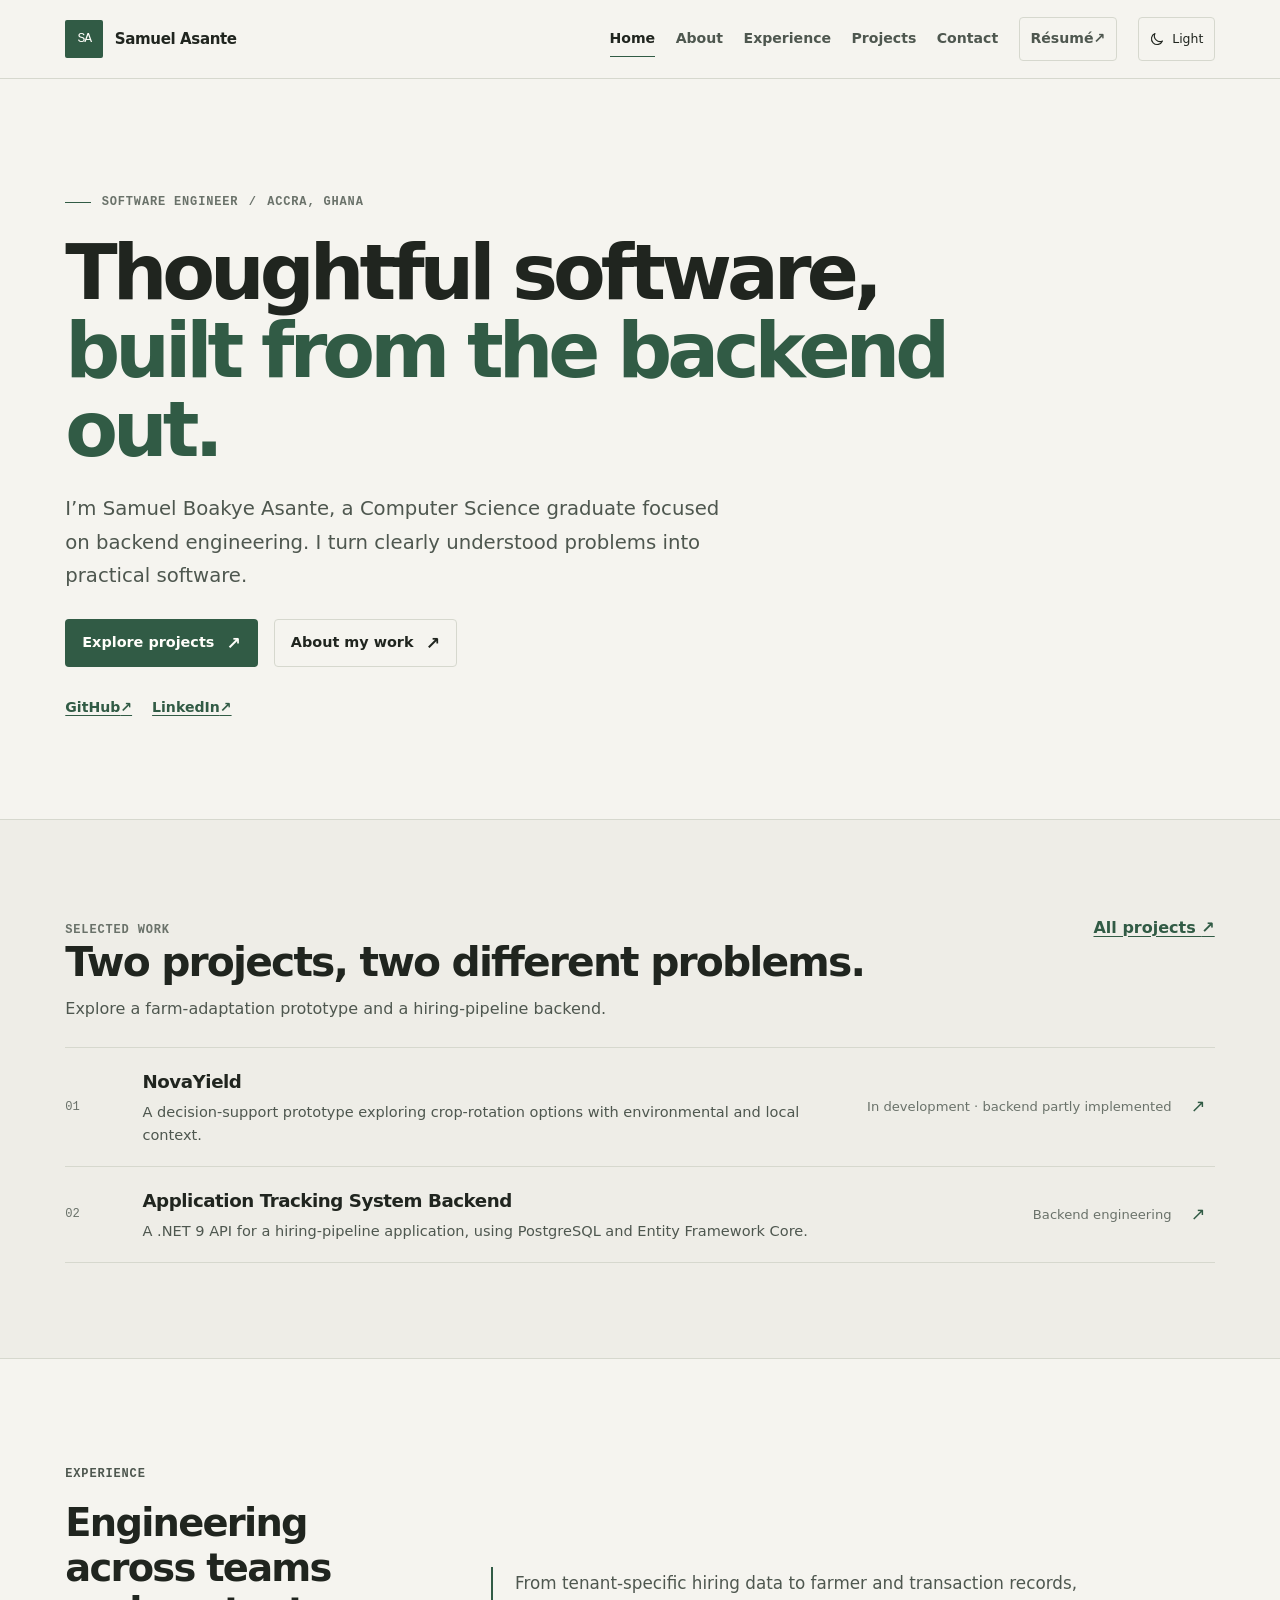
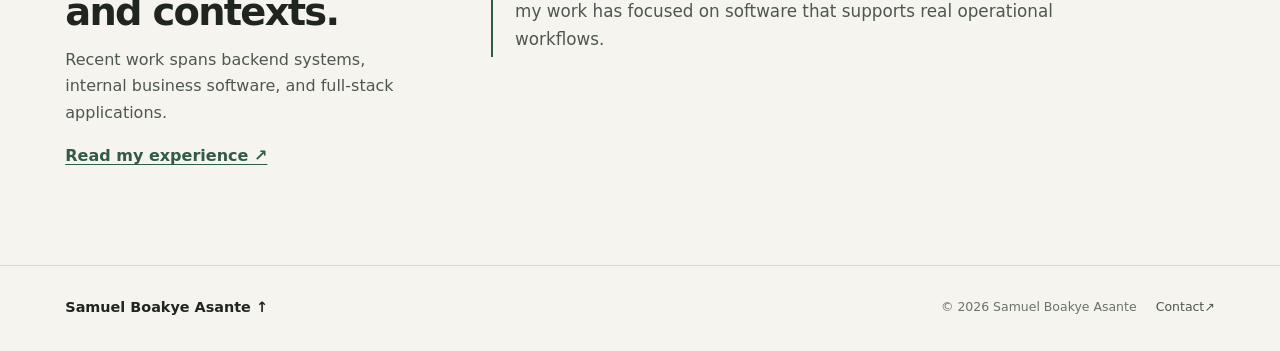
<file: index.html>
<!doctype html>
<html lang="en" data-theme="light">
<head>
  <meta charset="utf-8">
  <meta name="viewport" content="width=device-width, initial-scale=1">
  <meta name="theme-color" content="#f5f4ef">
  <meta name="description" content="Samuel Boakye Asante is a software engineer in Accra, Ghana, focused on backend engineering and practical software systems.">
  <meta property="og:type" content="website">
  <meta property="og:title" content="Samuel Boakye Asante — Software Engineer">
  <meta property="og:description" content="Backend-focused software engineer building practical software systems.">
  <title>Samuel Boakye Asante - Software Engineer</title>
  <link rel="icon" href="assets/icons/favicon.svg" type="image/svg+xml">
  <link rel="stylesheet" href="css/styles.css">
  <script src="js/theme-init.js"></script>
  <script src="js/site.js" defer></script>
</head>
<body>
  <a class="skip-link" href="#main">Skip to content</a>
  <header class="site-header"><div class="header-inner container">
    <a class="wordmark" href="index.html" aria-label="Samuel Boakye Asante, home"><span class="wordmark-mark" aria-hidden="true">SA</span><span class="wordmark-name">Samuel Asante</span></a>
    <button class="menu-toggle" type="button" aria-expanded="false" aria-controls="site-navigation" aria-label="Open navigation"><span class="menu-toggle-lines" aria-hidden="true"></span></button>
    <nav class="site-nav" id="site-navigation" aria-label="Main navigation" data-open="false">
      <a href="index.html" aria-current="page">Home</a><a href="about.html">About</a><a href="experience.html">Experience</a><a href="projects.html">Projects</a><a href="contact.html">Contact</a>
      <a class="nav-resume" href="assets/documents/Samuel-Boakye-Asante-Resume.pdf" target="_blank" rel="noopener noreferrer">Résumé <span aria-hidden="true">↗</span></a>
      <button class="theme-toggle" type="button" aria-label="Switch to dark theme" aria-pressed="false"><svg class="theme-icon icon-moon" viewBox="0 0 24 24" aria-hidden="true"><path d="M20.2 15.1A8.5 8.5 0 0 1 8.9 3.8 8.6 8.6 0 1 0 20.2 15.1Z"/></svg><svg class="theme-icon icon-sun" viewBox="0 0 24 24" aria-hidden="true"><circle cx="12" cy="12" r="4"/><path d="M12 2v2m0 16v2M4.93 4.93l1.41 1.41m11.32 11.32 1.41 1.41M2 12h2m16 0h2M4.93 19.07l1.41-1.41M17.66 6.34l1.41-1.41"/></svg><span class="theme-toggle-label">Light</span></button>
    </nav>
  </div></header>

  <main id="main">
    <section class="hero container" aria-labelledby="home-title">
      <div class="hero-main">
        <p class="eyebrow"><span class="eyebrow-rule" aria-hidden="true"></span> Software engineer <span aria-hidden="true">/</span> Accra, Ghana</p>
        <h1 id="home-title"><span>Thoughtful software,</span><span class="hero-accent">built from the backend out.</span></h1>
        <p class="hero-intro">I’m Samuel Boakye Asante, a Computer Science graduate focused on backend engineering. I turn clearly understood problems into practical software.</p>
        <div class="hero-actions"><a class="button button-primary" href="projects.html">Explore projects <span class="button-arrow" aria-hidden="true">↗</span></a><a class="button button-secondary" href="about.html">About my work <span class="button-arrow" aria-hidden="true">↗</span></a></div>
        <div class="hero-socials" aria-label="Professional profiles"><a class="text-link" href="https://github.com/asantesamuel" target="_blank" rel="noopener noreferrer">GitHub <span aria-hidden="true">↗</span></a><a class="text-link" href="https://linkedin.com/in/sbasante" target="_blank" rel="noopener noreferrer">LinkedIn <span aria-hidden="true">↗</span></a></div>
      </div>
    </section>

    <section class="home-work" aria-labelledby="work-title"><div class="container">
      <div class="section-heading"><div><p class="section-index">Selected work</p><h2 id="work-title">Two projects, two different problems.</h2><p>Explore a farm-adaptation prototype and a hiring-pipeline backend.</p></div><a class="inline-link" href="projects.html">All projects <span aria-hidden="true">↗</span></a></div>
      <div class="home-project-list">
        <a class="home-project" href="projects/novayield.html"><span class="home-project-number">01</span><span><h3>NovaYield</h3><p class="home-project-description">A decision-support prototype exploring crop-rotation options with environmental and local context.</p></span><span class="home-project-status">In development · backend partly implemented</span><span class="home-project-arrow" aria-hidden="true">↗</span></a>
        <a class="home-project" href="projects/ats-backend.html"><span class="home-project-number">02</span><span><h3>Application Tracking System Backend</h3><p class="home-project-description">A .NET 9 API for a hiring-pipeline application, using PostgreSQL and Entity Framework Core.</p></span><span class="home-project-status">Backend engineering</span><span class="home-project-arrow" aria-hidden="true">↗</span></a>
      </div>
    </div></section>

    <section class="home-experience container" aria-labelledby="experience-preview-title">
      <div class="home-experience-copy"><p class="section-index">Experience</p><h2 id="experience-preview-title">Engineering across teams and contexts.</h2><p>Recent work spans backend systems, internal business software, and full-stack applications.</p><a class="inline-link" href="experience.html">Read my experience <span aria-hidden="true">↗</span></a></div>
      <p class="home-experience-note">From tenant-specific hiring data to farmer and transaction records, my work has focused on software that supports real operational workflows.</p>
    </section>
  </main>

  <footer class="site-footer"><div class="footer-inner container"><a class="footer-name" href="index.html">Samuel Boakye Asante <span aria-hidden="true">↑</span></a><div class="footer-meta"><span>© <span data-current-year>2026</span> Samuel Boakye Asante</span><a href="contact.html">Contact <span aria-hidden="true">↗</span></a></div></div></footer>
</body>
</html>
</file>
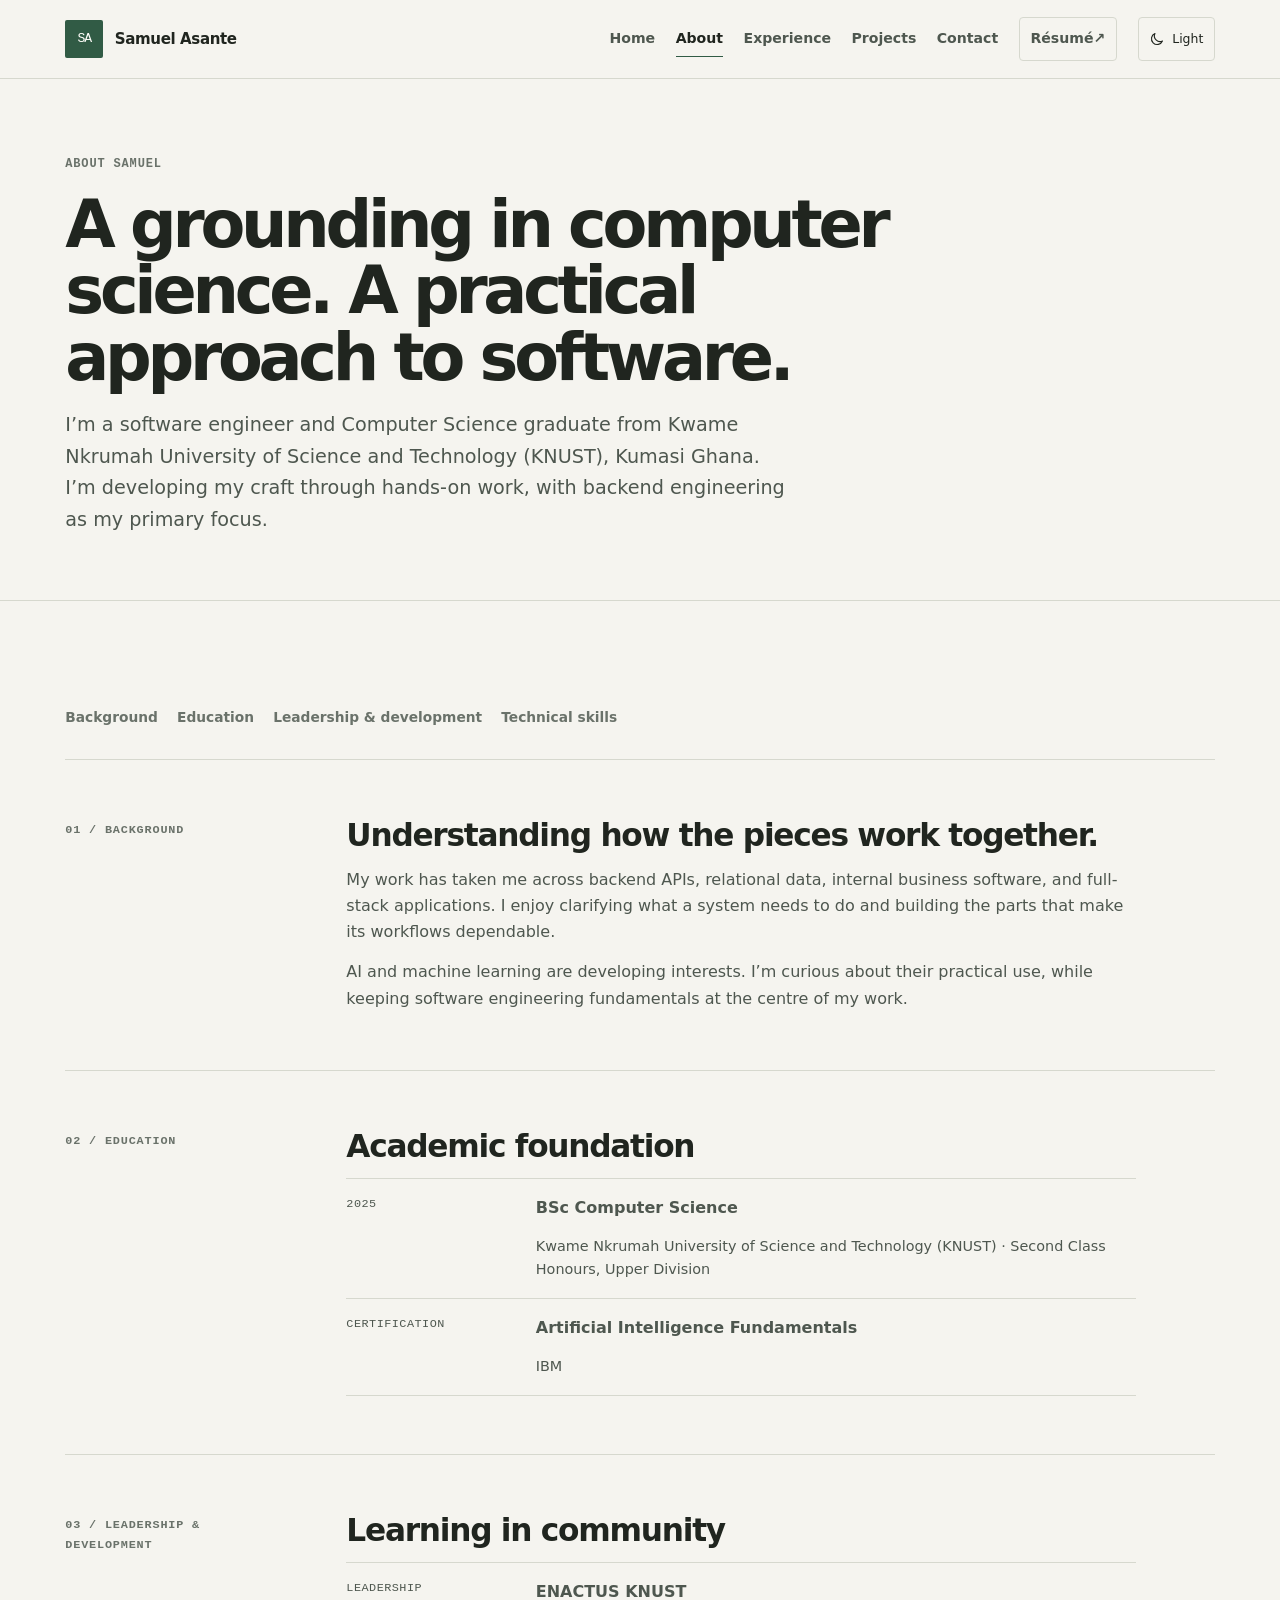
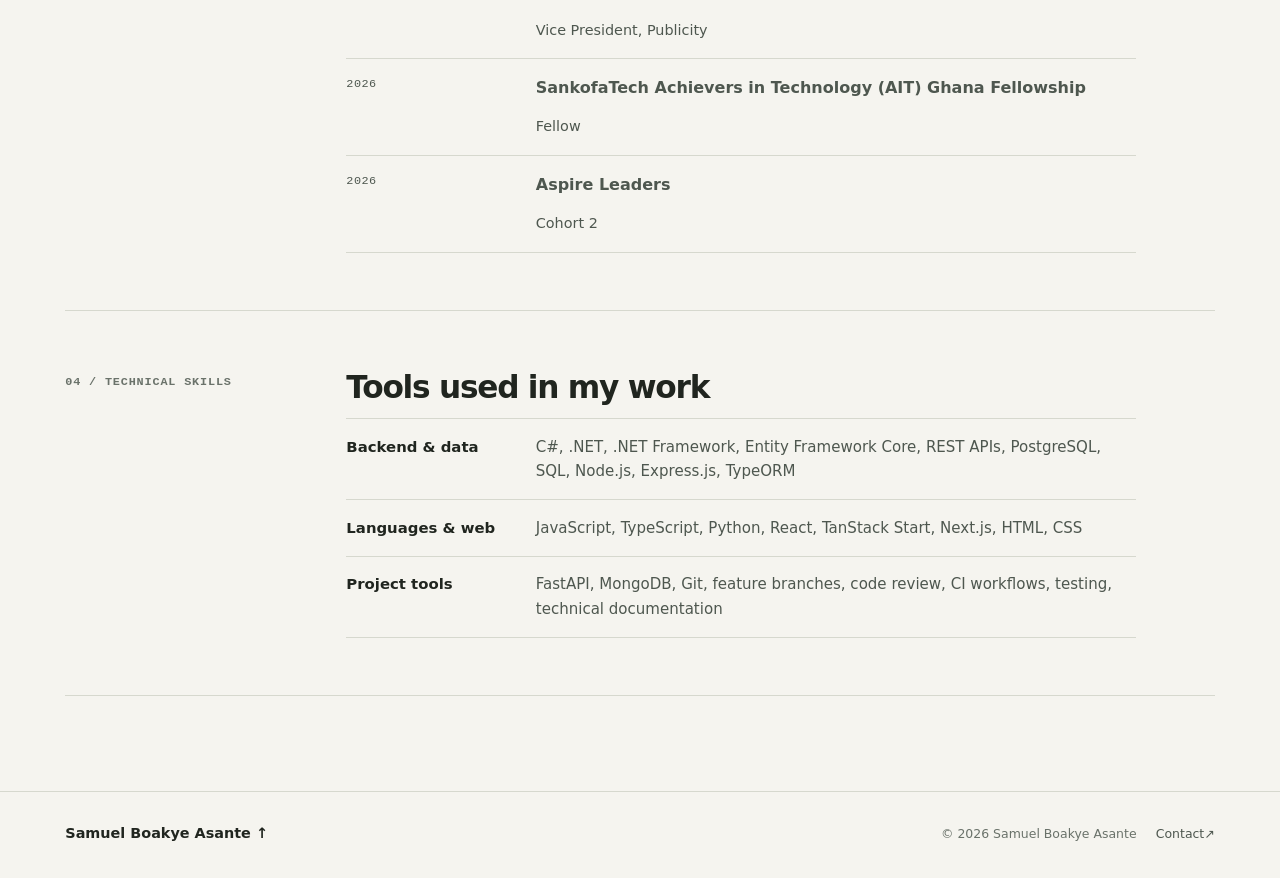
<file: about.html>
<!doctype html>
<html lang="en" data-theme="light">
<head>
  <meta charset="utf-8"><meta name="viewport" content="width=device-width, initial-scale=1"><meta name="theme-color" content="#f5f4ef">
  <meta name="description" content="Samuel Boakye Asante’s background in computer science, software engineering, technical skills, and professional development.">
  <meta property="og:type" content="website"><meta property="og:title" content="About — Samuel Boakye Asante"><meta property="og:description" content="Background, education, skills, and interests of software engineer Samuel Boakye Asante.">
  <title>About — Samuel Boakye Asante</title><link rel="icon" href="assets/icons/favicon.svg" type="image/svg+xml"><link rel="stylesheet" href="css/styles.css"><script src="js/theme-init.js"></script><script src="js/site.js" defer></script>
</head>
<body>
  <a class="skip-link" href="#main">Skip to content</a>
  <header class="site-header"><div class="header-inner container">
    <a class="wordmark" href="index.html" aria-label="Samuel Boakye Asante, home"><span class="wordmark-mark" aria-hidden="true">SA</span><span class="wordmark-name">Samuel Asante</span></a>
    <button class="menu-toggle" type="button" aria-expanded="false" aria-controls="site-navigation" aria-label="Open navigation"><span class="menu-toggle-lines" aria-hidden="true"></span></button>
    <nav class="site-nav" id="site-navigation" aria-label="Main navigation" data-open="false"><a href="index.html">Home</a><a href="about.html" aria-current="page">About</a><a href="experience.html">Experience</a><a href="projects.html">Projects</a><a href="contact.html">Contact</a><a class="nav-resume" href="assets/documents/Samuel-Boakye-Asante-Resume.pdf" target="_blank" rel="noopener noreferrer">Résumé <span aria-hidden="true">↗</span></a>
      <button class="theme-toggle" type="button" aria-label="Switch to dark theme" aria-pressed="false"><svg class="theme-icon icon-moon" viewBox="0 0 24 24" aria-hidden="true"><path d="M20.2 15.1A8.5 8.5 0 0 1 8.9 3.8 8.6 8.6 0 1 0 20.2 15.1Z"/></svg><svg class="theme-icon icon-sun" viewBox="0 0 24 24" aria-hidden="true"><circle cx="12" cy="12" r="4"/><path d="M12 2v2m0 16v2M4.93 4.93l1.41 1.41m11.32 11.32 1.41 1.41M2 12h2m16 0h2M4.93 19.07l1.41-1.41M17.66 6.34l1.41-1.41"/></svg><span class="theme-toggle-label">Light</span></button>
    </nav>
  </div></header>
  <main id="main">
    <header class="page-intro"><div class="container"><p class="page-kicker">About Samuel</p><h1>A grounding in computer science. A practical approach to software.</h1><p class="intro-copy">I’m a software engineer and Computer Science graduate from Kwame Nkrumah University of Science and Technology (KNUST), Kumasi Ghana. I’m developing my craft through hands-on work, with backend engineering as my primary focus.</p></div></header>
    <div class="page-content container">
      <nav class="about-index" aria-label="On this page"><a href="#background">Background</a><a href="#education">Education</a><a href="#leadership">Leadership &amp; development</a><a href="#skills">Technical skills</a></nav>
      <section class="about-section" id="background" aria-labelledby="background-title"><p class="about-section-label">01 / Background</p><div class="about-section-content"><h2 id="background-title">Understanding how the pieces work together.</h2><p>My work has taken me across backend APIs, relational data, internal business software, and full-stack applications. I enjoy clarifying what a system needs to do and building the parts that make its workflows dependable.</p><p>AI and machine learning are developing interests. I’m curious about their practical use, while keeping software engineering fundamentals at the centre of my work.</p></div></section>

      <section class="about-section" id="education" aria-labelledby="education-title"><p class="about-section-label">02 / Education</p><div class="about-section-content"><h2 id="education-title">Academic foundation</h2><div class="about-row-list">
        <div class="about-row"><p class="about-row-label">2025</p><div><p class="about-row-main">BSc Computer Science</p><p class="about-row-detail">Kwame Nkrumah University of Science and Technology (KNUST) · Second Class Honours, Upper Division</p></div></div>
        <div class="about-row"><p class="about-row-label">Certification</p><div><p class="about-row-main">Artificial Intelligence Fundamentals</p><p class="about-row-detail">IBM</p></div></div>
      </div></div></section>

      <section class="about-section" id="leadership" aria-labelledby="leadership-title"><p class="about-section-label">03 / Leadership &amp; development</p><div class="about-section-content"><h2 id="leadership-title">Learning in community</h2><div class="about-row-list">
        <div class="about-row"><p class="about-row-label">Leadership</p><div><p class="about-row-main">ENACTUS KNUST</p><p class="about-row-detail">Vice President, Publicity</p></div></div>
        <div class="about-row"><p class="about-row-label">2026</p><div><p class="about-row-main">SankofaTech Achievers in Technology (AIT) Ghana Fellowship</p><p class="about-row-detail">Fellow</p></div></div>
        <div class="about-row"><p class="about-row-label">2026</p><div><p class="about-row-main">Aspire Leaders</p><p class="about-row-detail">Cohort 2</p></div></div>
      </div></div></section>

      <section class="about-section" id="skills" aria-labelledby="skills-title"><p class="about-section-label">04 / Technical skills</p><div class="about-section-content"><h2 id="skills-title">Tools used in my work</h2><div class="about-skill-list">
        <div class="about-skill-row"><h3>Backend &amp; data</h3><p>C#, .NET, .NET Framework, Entity Framework Core, REST APIs, PostgreSQL, SQL, Node.js, Express.js, TypeORM</p></div>
        <div class="about-skill-row"><h3>Languages &amp; web</h3><p>JavaScript, TypeScript, Python, React, TanStack Start, Next.js, HTML, CSS</p></div>
        <div class="about-skill-row"><h3>Project tools</h3><p>FastAPI, MongoDB, Git, feature branches, code review, CI workflows, testing, technical documentation</p></div>
      <!-- </div><p class="about-skills-note">A concise selection from my work and project experience; it does not imply equal depth across every tool.</p></div></section> -->
    </div>
  </main>
  <footer class="site-footer"><div class="footer-inner container"><a class="footer-name" href="index.html">Samuel Boakye Asante <span aria-hidden="true">↑</span></a><div class="footer-meta"><span>© <span data-current-year>2026</span> Samuel Boakye Asante</span><a href="contact.html">Contact <span aria-hidden="true">↗</span></a></div></div></footer>
</body>
</html>
</file>
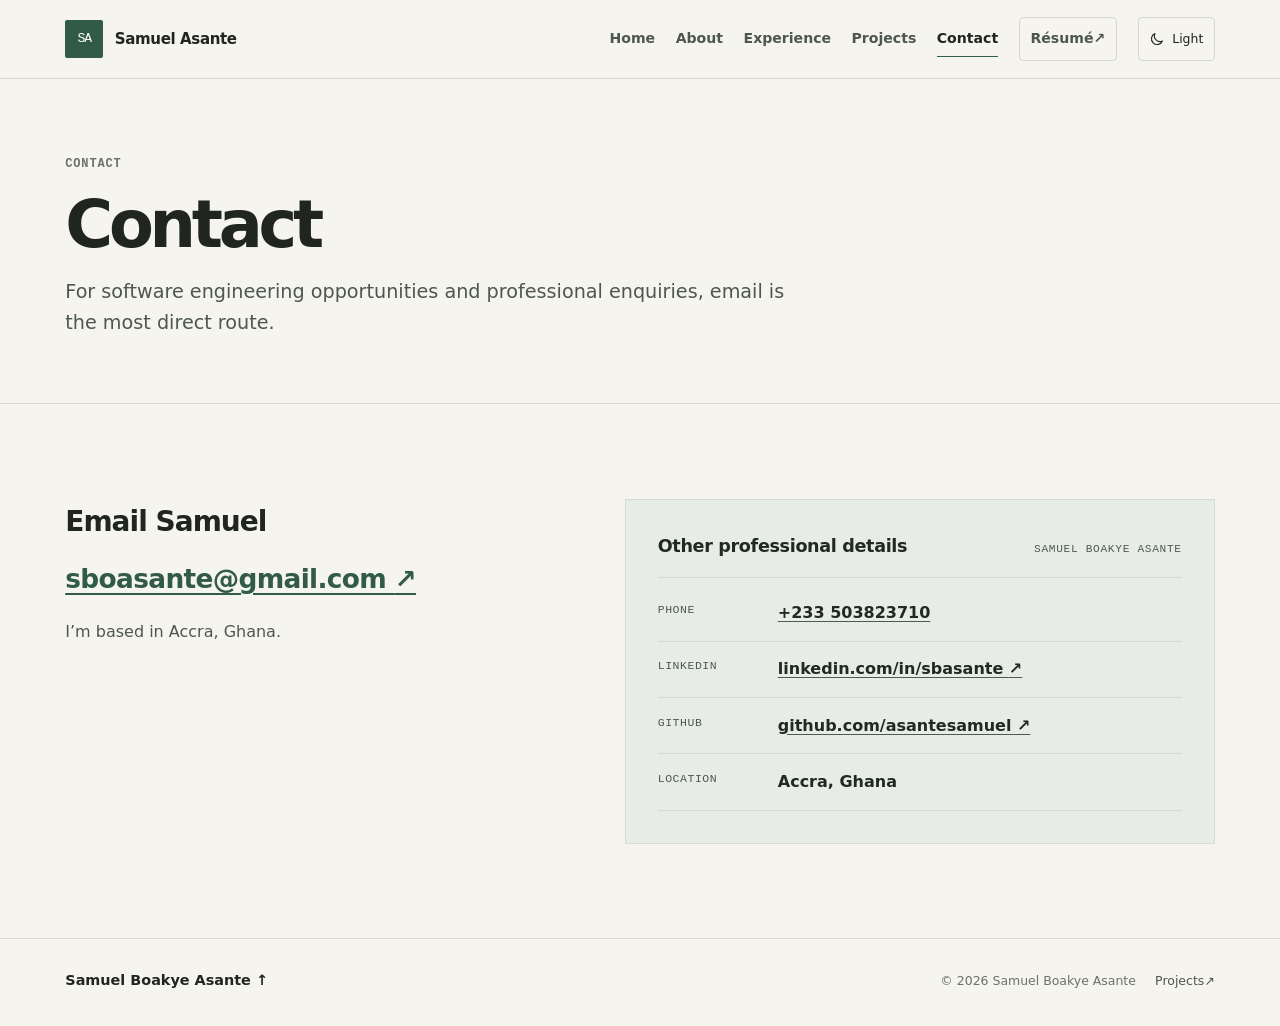
<file: contact.html>
<!doctype html>
<html lang="en" data-theme="light">
<head>
  <meta charset="utf-8"><meta name="viewport" content="width=device-width, initial-scale=1"><meta name="theme-color" content="#f5f4ef">
  <meta name="description" content="Contact Samuel Boakye Asante about software engineering opportunities, collaboration, or professional conversations.">
  <meta property="og:type" content="website"><meta property="og:title" content="Contact — Samuel Boakye Asante"><meta property="og:description" content="Professional contact details for Samuel Boakye Asante.">
  <title>Contact — Samuel Boakye Asante</title><link rel="icon" href="assets/icons/favicon.svg" type="image/svg+xml"><link rel="stylesheet" href="css/styles.css"><script src="js/theme-init.js"></script><script src="js/site.js" defer></script>
</head>
<body>
  <a class="skip-link" href="#main">Skip to content</a>
  <header class="site-header"><div class="header-inner container">
    <a class="wordmark" href="index.html" aria-label="Samuel Boakye Asante, home"><span class="wordmark-mark" aria-hidden="true">SA</span><span class="wordmark-name">Samuel Asante</span></a>
    <button class="menu-toggle" type="button" aria-expanded="false" aria-controls="site-navigation" aria-label="Open navigation"><span class="menu-toggle-lines" aria-hidden="true"></span></button>
    <nav class="site-nav" id="site-navigation" aria-label="Main navigation" data-open="false"><a href="index.html">Home</a><a href="about.html">About</a><a href="experience.html">Experience</a><a href="projects.html">Projects</a><a href="contact.html" aria-current="page">Contact</a><a class="nav-resume" href="assets/documents/Samuel-Boakye-Asante-Resume.pdf" target="_blank" rel="noopener noreferrer">Résumé <span aria-hidden="true">↗</span></a>
      <button class="theme-toggle" type="button" aria-label="Switch to dark theme" aria-pressed="false"><svg class="theme-icon icon-moon" viewBox="0 0 24 24" aria-hidden="true"><path d="M20.2 15.1A8.5 8.5 0 0 1 8.9 3.8 8.6 8.6 0 1 0 20.2 15.1Z"/></svg><svg class="theme-icon icon-sun" viewBox="0 0 24 24" aria-hidden="true"><circle cx="12" cy="12" r="4"/><path d="M12 2v2m0 16v2M4.93 4.93l1.41 1.41m11.32 11.32 1.41 1.41M2 12h2m16 0h2M4.93 19.07l1.41-1.41M17.66 6.34l1.41-1.41"/></svg><span class="theme-toggle-label">Light</span></button>
    </nav>
  </div></header>
  <main id="main">
    <header class="page-intro"><div class="container"><p class="page-kicker">Contact</p><h1>Contact</h1><p class="intro-copy">For software engineering opportunities and professional enquiries, email is the most direct route.</p></div></header>
    <section class="page-content container" aria-label="Professional contact information"><div class="contact-layout">
      <div class="contact-primary"><h2>Email Samuel</h2><a class="contact-email" href="mailto:sboasante@gmail.com">sboasante@gmail.com <span aria-hidden="true">↗</span></a><p>I’m based in Accra, Ghana.</p></div>
      <section class="contact-panel" aria-labelledby="contact-details-title"><div class="contact-panel-heading"><h2 id="contact-details-title">Other professional details</h2><span>Samuel Boakye Asante</span></div>
        <dl class="contact-list">
          <div class="contact-row"><dt>Phone</dt><dd><a href="tel:+233503823710">+233 503823710</a></dd></div>
          <div class="contact-row"><dt>LinkedIn</dt><dd><a href="https://linkedin.com/in/sbasante" target="_blank" rel="noopener noreferrer">linkedin.com/in/sbasante <span aria-hidden="true">↗</span></a></dd></div>
          <div class="contact-row"><dt>GitHub</dt><dd><a href="https://github.com/asantesamuel" target="_blank" rel="noopener noreferrer">github.com/asantesamuel <span aria-hidden="true">↗</span></a></dd></div>
          <div class="contact-row"><dt>Location</dt><dd>Accra, Ghana</dd></div>
        </dl>
      </section>
    </div></section>
  </main>
  <footer class="site-footer"><div class="footer-inner container"><a class="footer-name" href="index.html">Samuel Boakye Asante <span aria-hidden="true">↑</span></a><div class="footer-meta"><span>© <span data-current-year>2026</span> Samuel Boakye Asante</span><a href="projects.html">Projects <span aria-hidden="true">↗</span></a></div></div></footer>
</body>
</html>
</file>
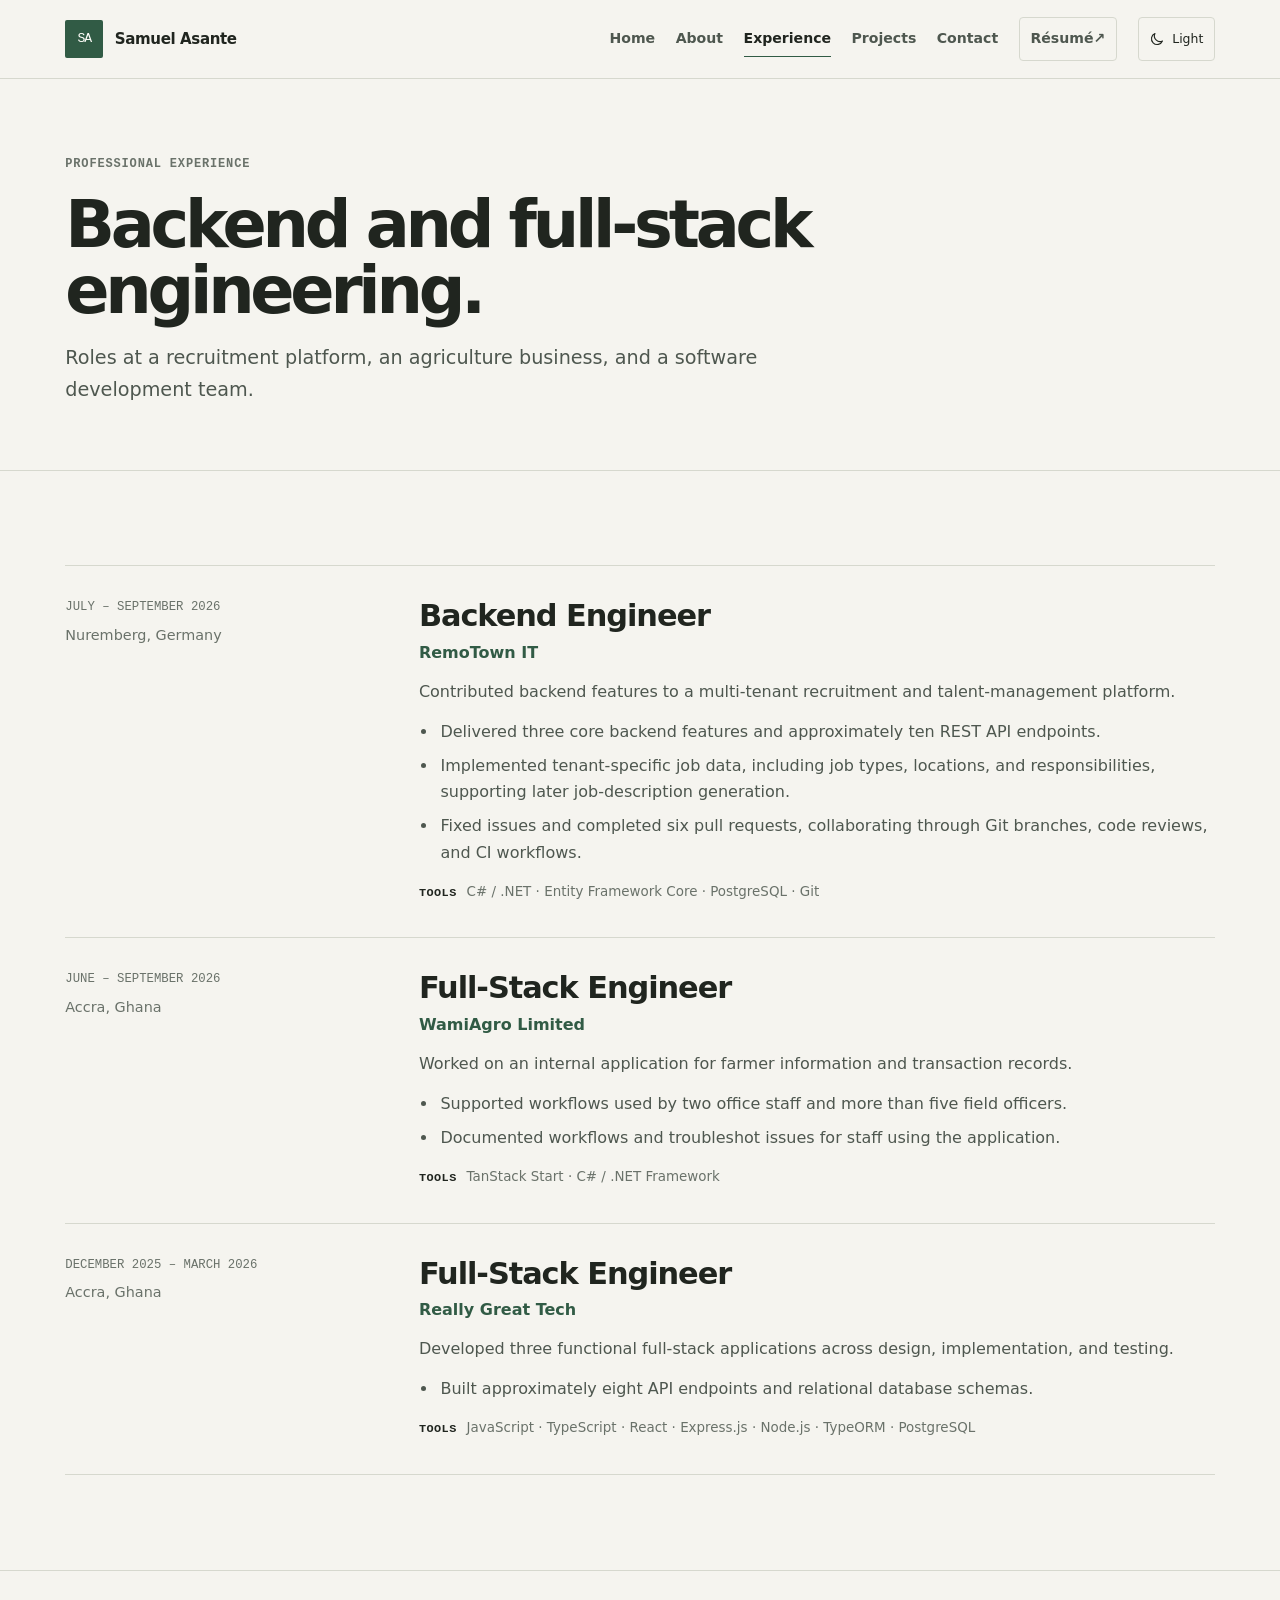
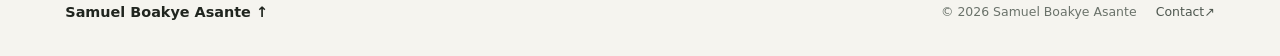
<file: experience.html>
<!doctype html>
<html lang="en" data-theme="light">
<head>
  <meta charset="utf-8"><meta name="viewport" content="width=device-width, initial-scale=1"><meta name="theme-color" content="#f5f4ef">
  <meta name="description" content="Software engineering experience at RemoTown IT, WamiAgro Limited, and Really Great Tech, presented by Samuel Boakye Asante.">
  <meta property="og:type" content="website"><meta property="og:title" content="Experience — Samuel Boakye Asante"><meta property="og:description" content="Backend and full-stack engineering experience across hiring, agriculture, and business software.">
  <title>Experience — Samuel Boakye Asante</title><link rel="icon" href="assets/icons/favicon.svg" type="image/svg+xml"><link rel="stylesheet" href="css/styles.css"><script src="js/theme-init.js"></script><script src="js/site.js" defer></script>
</head>
<body>
  <a class="skip-link" href="#main">Skip to content</a>
  <header class="site-header"><div class="header-inner container">
    <a class="wordmark" href="index.html" aria-label="Samuel Boakye Asante, home"><span class="wordmark-mark" aria-hidden="true">SA</span><span class="wordmark-name">Samuel Asante</span></a>
    <button class="menu-toggle" type="button" aria-expanded="false" aria-controls="site-navigation" aria-label="Open navigation"><span class="menu-toggle-lines" aria-hidden="true"></span></button>
    <nav class="site-nav" id="site-navigation" aria-label="Main navigation" data-open="false"><a href="index.html">Home</a><a href="about.html">About</a><a href="experience.html" aria-current="page">Experience</a><a href="projects.html">Projects</a><a href="contact.html">Contact</a><a class="nav-resume" href="assets/documents/Samuel-Boakye-Asante-Resume.pdf" target="_blank" rel="noopener noreferrer">Résumé <span aria-hidden="true">↗</span></a>
      <button class="theme-toggle" type="button" aria-label="Switch to dark theme" aria-pressed="false"><svg class="theme-icon icon-moon" viewBox="0 0 24 24" aria-hidden="true"><path d="M20.2 15.1A8.5 8.5 0 0 1 8.9 3.8 8.6 8.6 0 1 0 20.2 15.1Z"/></svg><svg class="theme-icon icon-sun" viewBox="0 0 24 24" aria-hidden="true"><circle cx="12" cy="12" r="4"/><path d="M12 2v2m0 16v2M4.93 4.93l1.41 1.41m11.32 11.32 1.41 1.41M2 12h2m16 0h2M4.93 19.07l-1.41 1.41M17.66 6.34l1.41-1.41"/></svg><span class="theme-toggle-label">Light</span></button>
    </nav>
  </div></header>
  <main id="main">
    <header class="page-intro"><div class="container"><p class="page-kicker">Professional experience</p><h1>Backend and full-stack engineering.</h1><p class="intro-copy">Roles at a recruitment platform, an agriculture business, and a software development team.</p></div></header>
    <section class="page-content container" aria-label="Work experience"><div class="experience-list">
      <article class="experience-entry"><div><p class="experience-date">July – September 2026</p><p class="experience-location">Nuremberg, Germany</p></div><div class="experience-main"><h2>Backend Engineer</h2><p class="experience-org">RemoTown IT</p><p>Contributed backend features to a multi-tenant recruitment and talent-management platform.</p><ul><li>Delivered three core backend features and approximately ten REST API endpoints.</li><li>Implemented tenant-specific job data, including job types, locations, and responsibilities, supporting later job-description generation.</li><li>Fixed issues and completed six pull requests, collaborating through Git branches, code reviews, and CI workflows.</li></ul><p class="experience-tools"><strong>Tools</strong> C# / .NET · Entity Framework Core · PostgreSQL · Git</p></div></article>
      <article class="experience-entry"><div><p class="experience-date">June – September 2026</p><p class="experience-location">Accra, Ghana</p></div><div class="experience-main"><h2>Full-Stack Engineer</h2><p class="experience-org">WamiAgro Limited</p><p>Worked on an internal application for farmer information and transaction records.</p><ul><li>Supported workflows used by two office staff and more than five field officers.</li><li>Documented workflows and troubleshot issues for staff using the application.</li></ul><p class="experience-tools"><strong>Tools</strong> TanStack Start · C# / .NET Framework</p></div></article>
      <article class="experience-entry"><div><p class="experience-date">December 2025 – March 2026</p><p class="experience-location">Accra, Ghana</p></div><div class="experience-main"><h2>Full-Stack Engineer</h2><p class="experience-org">Really Great Tech</p><p>Developed three functional full-stack applications across design, implementation, and testing.</p><ul><li>Built approximately eight API endpoints and relational database schemas.</li></ul><p class="experience-tools"><strong>Tools</strong> JavaScript · TypeScript · React · Express.js · Node.js · TypeORM · PostgreSQL</p></div></article>
    </div></section>
  </main>
  <footer class="site-footer"><div class="footer-inner container"><a class="footer-name" href="index.html">Samuel Boakye Asante <span aria-hidden="true">↑</span></a><div class="footer-meta"><span>© <span data-current-year>2026</span> Samuel Boakye Asante</span><a href="contact.html">Contact <span aria-hidden="true">↗</span></a></div></div></footer>
</body>
</html>
</file>
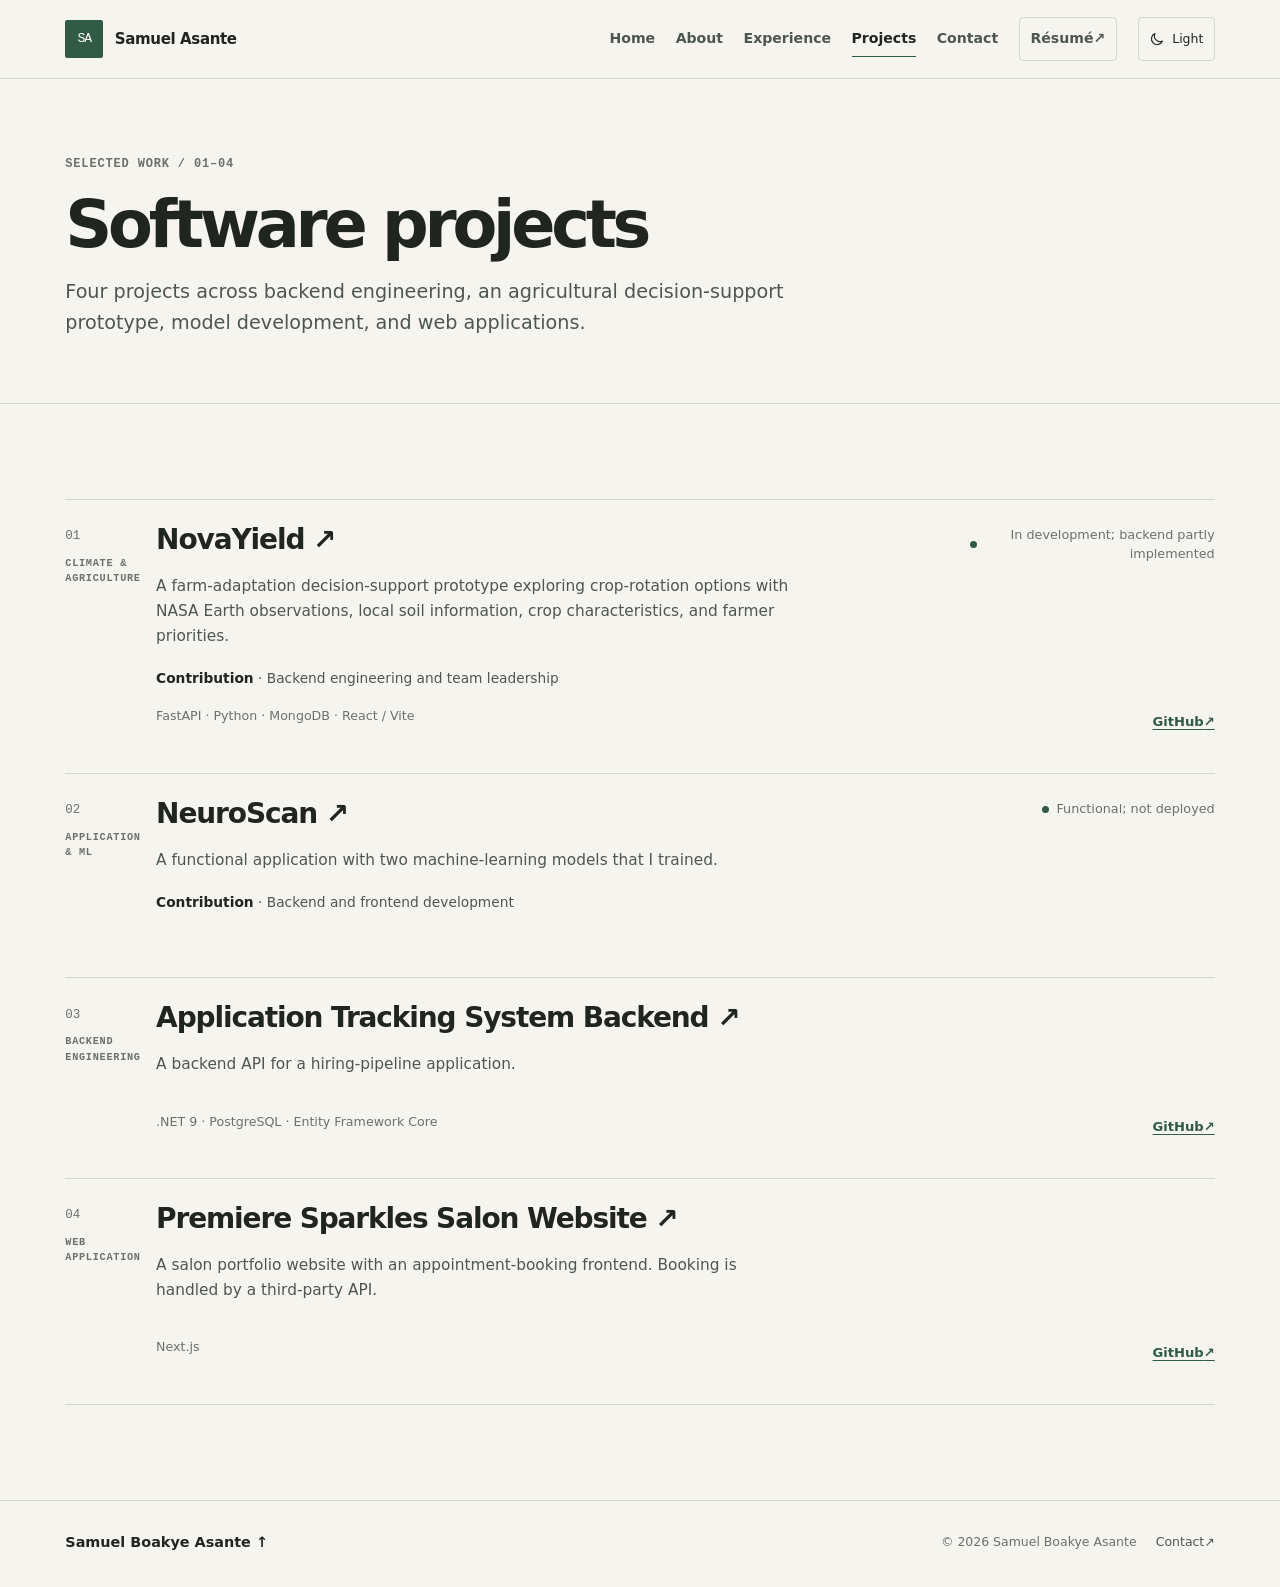
<file: projects.html>
<!doctype html>
<html lang="en" data-theme="light">
<head>
  <meta charset="utf-8"><meta name="viewport" content="width=device-width, initial-scale=1"><meta name="theme-color" content="#f5f4ef">
  <meta name="description" content="Selected software projects by Samuel Boakye Asante, spanning backend engineering, web applications, and machine-learning development.">
  <meta property="og:type" content="website"><meta property="og:title" content="Projects — Samuel Boakye Asante"><meta property="og:description" content="Project work, contributions, technologies, and current status.">
  <title>Projects — Samuel Boakye Asante</title><link rel="icon" href="assets/icons/favicon.svg" type="image/svg+xml"><link rel="stylesheet" href="css/styles.css"><script src="js/theme-init.js"></script><script src="js/site.js" defer></script>
</head>
<body>
  <a class="skip-link" href="#main">Skip to content</a>
  <header class="site-header"><div class="header-inner container">
    <a class="wordmark" href="index.html" aria-label="Samuel Boakye Asante, home"><span class="wordmark-mark" aria-hidden="true">SA</span><span class="wordmark-name">Samuel Asante</span></a>
    <button class="menu-toggle" type="button" aria-expanded="false" aria-controls="site-navigation" aria-label="Open navigation"><span class="menu-toggle-lines" aria-hidden="true"></span></button>
    <nav class="site-nav" id="site-navigation" aria-label="Main navigation" data-open="false"><a href="index.html">Home</a><a href="about.html">About</a><a href="experience.html">Experience</a><a href="projects.html" aria-current="page">Projects</a><a href="contact.html">Contact</a><a class="nav-resume" href="assets/documents/Samuel-Boakye-Asante-Resume.pdf" target="_blank" rel="noopener noreferrer">Résumé <span aria-hidden="true">↗</span></a>
      <button class="theme-toggle" type="button" aria-label="Switch to dark theme" aria-pressed="false"><svg class="theme-icon icon-moon" viewBox="0 0 24 24" aria-hidden="true"><path d="M20.2 15.1A8.5 8.5 0 0 1 8.9 3.8 8.6 8.6 0 1 0 20.2 15.1Z"/></svg><svg class="theme-icon icon-sun" viewBox="0 0 24 24" aria-hidden="true"><circle cx="12" cy="12" r="4"/><path d="M12 2v2m0 16v2M4.93 4.93l1.41 1.41m11.32 11.32 1.41 1.41M2 12h2m16 0h2M4.93 19.07l1.41-1.41M17.66 6.34l1.41-1.41"/></svg><span class="theme-toggle-label">Light</span></button>
    </nav>
  </div></header>
  <main id="main">
    <header class="page-intro"><div class="container"><p class="page-kicker">Selected work / 01–04</p><h1>Software projects</h1><p class="intro-copy">Four projects across backend engineering, an agricultural decision-support prototype, model development, and web applications.</p></div></header>
    <section class="page-content container" aria-label="Selected software projects"><div class="projects-grid">
      <article class="project-card"><div class="project-card-top"><span class="project-number">01</span><span class="project-category">Climate &amp; agriculture</span></div><h2><a href="projects/novayield.html">NovaYield <span aria-hidden="true">↗</span></a></h2><p class="project-description">A farm-adaptation decision-support prototype exploring crop-rotation options with NASA Earth observations, local soil information, crop characteristics, and farmer priorities.</p><p class="project-role"><strong>Contribution</strong> · Backend engineering and team leadership</p><p class="project-tools">FastAPI · Python · MongoDB · React / Vite</p><div class="project-card-bottom"><p class="project-status"><span class="status-mark" aria-hidden="true"></span> In development; backend partly implemented</p><div class="project-links"><a class="inline-link" href="https://github.com/asantesamuel/NovaYield" target="_blank" rel="noopener noreferrer">GitHub <span aria-hidden="true">↗</span></a></div></div></article>
      <article class="project-card"><div class="project-card-top"><span class="project-number">02</span><span class="project-category">Application &amp; ML</span></div><h2><a href="projects/neuroscan.html">NeuroScan <span aria-hidden="true">↗</span></a></h2><p class="project-description">A functional application with two machine-learning models that I trained.</p><p class="project-role"><strong>Contribution</strong> · Backend and frontend development</p><div class="project-card-bottom"><p class="project-status"><span class="status-mark" aria-hidden="true"></span> Functional; not deployed</p></div></article>
      <article class="project-card"><div class="project-card-top"><span class="project-number">03</span><span class="project-category">Backend engineering</span></div><h2><a href="projects/ats-backend.html">Application Tracking System Backend <span aria-hidden="true">↗</span></a></h2><p class="project-description">A backend API for a hiring-pipeline application.</p><p class="project-tools">.NET 9 · PostgreSQL · Entity Framework Core</p><div class="project-card-bottom"><div class="project-links"><a class="inline-link" href="https://github.com/asantesamuel/ATS_Backend" target="_blank" rel="noopener noreferrer">GitHub <span aria-hidden="true">↗</span></a></div></div></article>
      <article class="project-card"><div class="project-card-top"><span class="project-number">04</span><span class="project-category">Web application</span></div><h2><a href="projects/premiere-sparkles.html">Premiere Sparkles Salon Website <span aria-hidden="true">↗</span></a></h2><p class="project-description">A salon portfolio website with an appointment-booking frontend. Booking is handled by a third-party API.</p><p class="project-tools">Next.js</p><div class="project-card-bottom"><div class="project-links"><a class="inline-link" href="https://github.com/asantesamuel/premiere-sparkles" target="_blank" rel="noopener noreferrer">GitHub <span aria-hidden="true">↗</span></a></div></div></article>
    </div></section>
  </main>
  <footer class="site-footer"><div class="footer-inner container"><a class="footer-name" href="index.html">Samuel Boakye Asante <span aria-hidden="true">↑</span></a><div class="footer-meta"><span>© <span data-current-year>2026</span> Samuel Boakye Asante</span><a href="contact.html">Contact <span aria-hidden="true">↗</span></a></div></div></footer>
</body>
</html>
</file>
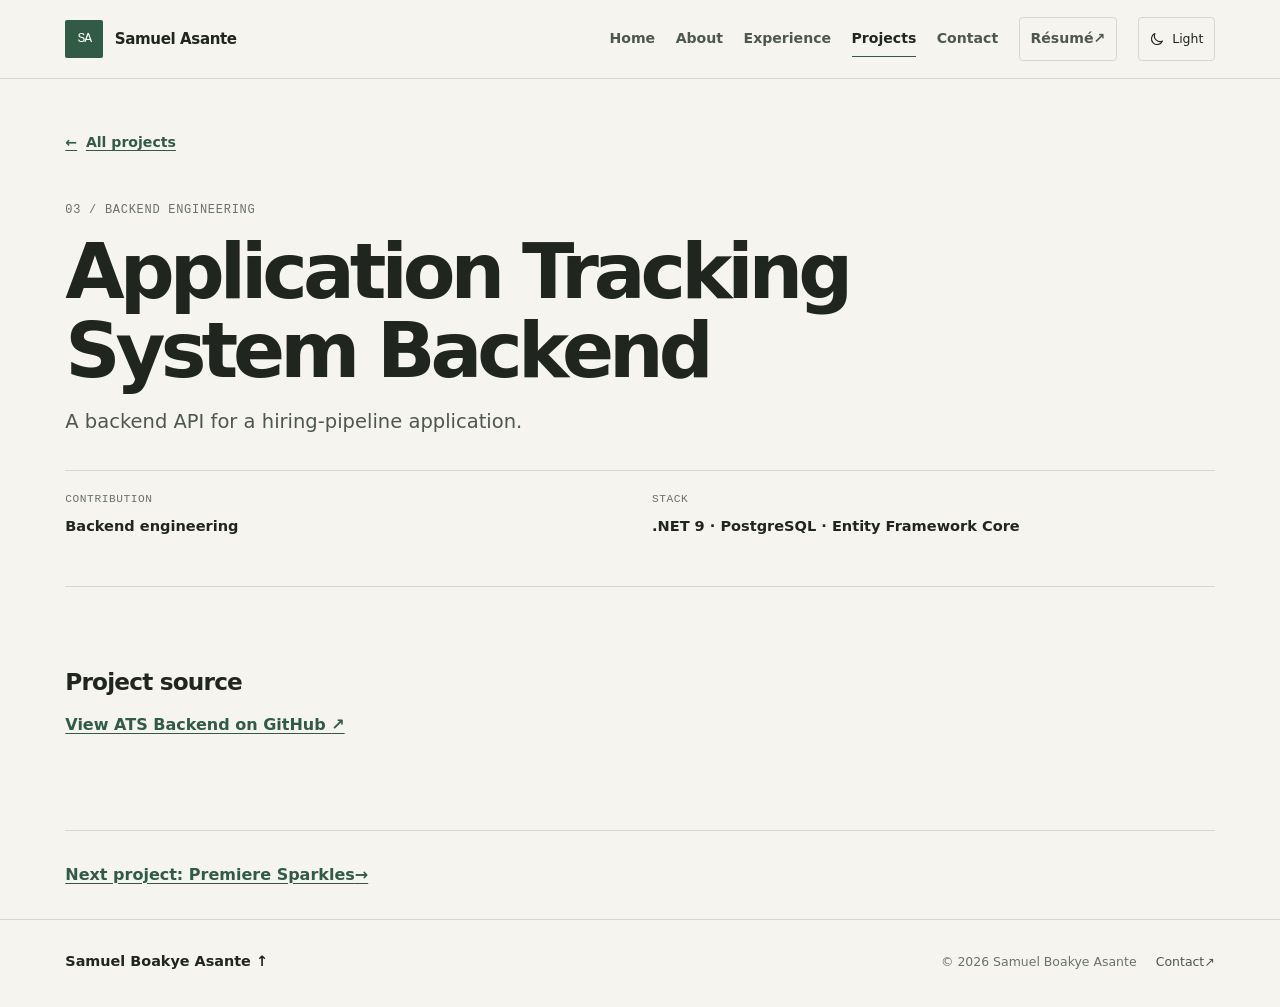
<file: projects/ats-backend.html>
<!doctype html>
<html lang="en" data-theme="light">
<head>
  <meta charset="utf-8"><meta name="viewport" content="width=device-width, initial-scale=1"><meta name="theme-color" content="#f5f4ef">
  <meta name="description" content="A .NET 9 backend API for a hiring-pipeline application, using PostgreSQL and Entity Framework Core. Project by Samuel Boakye Asante.">
  <meta property="og:type" content="website"><meta property="og:title" content="Application Tracking System Backend — Samuel Boakye Asante"><meta property="og:description" content="Backend engineering for a hiring-pipeline application.">
  <title>Application Tracking System Backend — Samuel Boakye Asante</title><link rel="icon" href="../assets/icons/favicon.svg" type="image/svg+xml"><link rel="stylesheet" href="../css/styles.css"><script src="../js/theme-init.js"></script><script src="../js/site.js" defer></script>
</head>
<body>
  <a class="skip-link" href="#main">Skip to content</a>
  <header class="site-header"><div class="header-inner container">
    <a class="wordmark" href="../index.html" aria-label="Samuel Boakye Asante, home"><span class="wordmark-mark" aria-hidden="true">SA</span><span class="wordmark-name">Samuel Asante</span></a>
    <button class="menu-toggle" type="button" aria-expanded="false" aria-controls="site-navigation" aria-label="Open navigation"><span class="menu-toggle-lines" aria-hidden="true"></span></button>
    <nav class="site-nav" id="site-navigation" aria-label="Main navigation" data-open="false"><a href="../index.html">Home</a><a href="../about.html">About</a><a href="../experience.html">Experience</a><a href="../projects.html" aria-current="page">Projects</a><a href="../contact.html">Contact</a><a class="nav-resume" href="../assets/documents/Samuel-Boakye-Asante-Resume.pdf" target="_blank" rel="noopener noreferrer">Résumé <span aria-hidden="true">↗</span></a>
      <button class="theme-toggle" type="button" aria-label="Switch to dark theme" aria-pressed="false"><svg class="theme-icon icon-moon" viewBox="0 0 24 24" aria-hidden="true"><path d="M20.2 15.1A8.5 8.5 0 0 1 8.9 3.8 8.6 8.6 0 1 0 20.2 15.1Z"/></svg><svg class="theme-icon icon-sun" viewBox="0 0 24 24" aria-hidden="true"><circle cx="12" cy="12" r="4"/><path d="M12 2v2m0 16v2M4.93 4.93l1.41 1.41m11.32 11.32 1.41 1.41M2 12h2m16 0h2M4.93 19.07l-1.41 1.41M17.66 6.34l1.41-1.41"/></svg><span class="theme-toggle-label">Light</span></button>
    </nav>
  </div></header>
  <main id="main">
    <header class="case-header container"><a class="case-back" href="../projects.html"><span aria-hidden="true">←</span> All projects</a><p class="case-kicker">03 / Backend engineering</p><h1>Application Tracking System Backend</h1><p class="case-lede">A backend API for a hiring-pipeline application.</p>
      <dl class="case-meta case-meta-two"><div><dt>Contribution</dt><dd>Backend engineering</dd></div><div><dt>Stack</dt><dd>.NET 9 · PostgreSQL · Entity Framework Core</dd></div></dl>
    </header>
    <div class="case-body case-body-single container"><div class="case-prose"><section aria-labelledby="source-title"><h2 id="source-title">Project source</h2><p><a class="inline-link" href="https://github.com/asantesamuel/ATS_Backend" target="_blank" rel="noopener noreferrer">View ATS Backend on GitHub <span aria-hidden="true">↗</span></a></p></section></div></div>
    <nav class="case-footer container" aria-label="Project navigation"><a href="premiere-sparkles.html">Next project: Premiere Sparkles <span aria-hidden="true">→</span></a></nav>
  </main>
  <footer class="site-footer"><div class="footer-inner container"><a class="footer-name" href="../index.html">Samuel Boakye Asante <span aria-hidden="true">↑</span></a><div class="footer-meta"><span>© <span data-current-year>2026</span> Samuel Boakye Asante</span><a href="../contact.html">Contact <span aria-hidden="true">↗</span></a></div></div></footer>
</body>
</html>
</file>
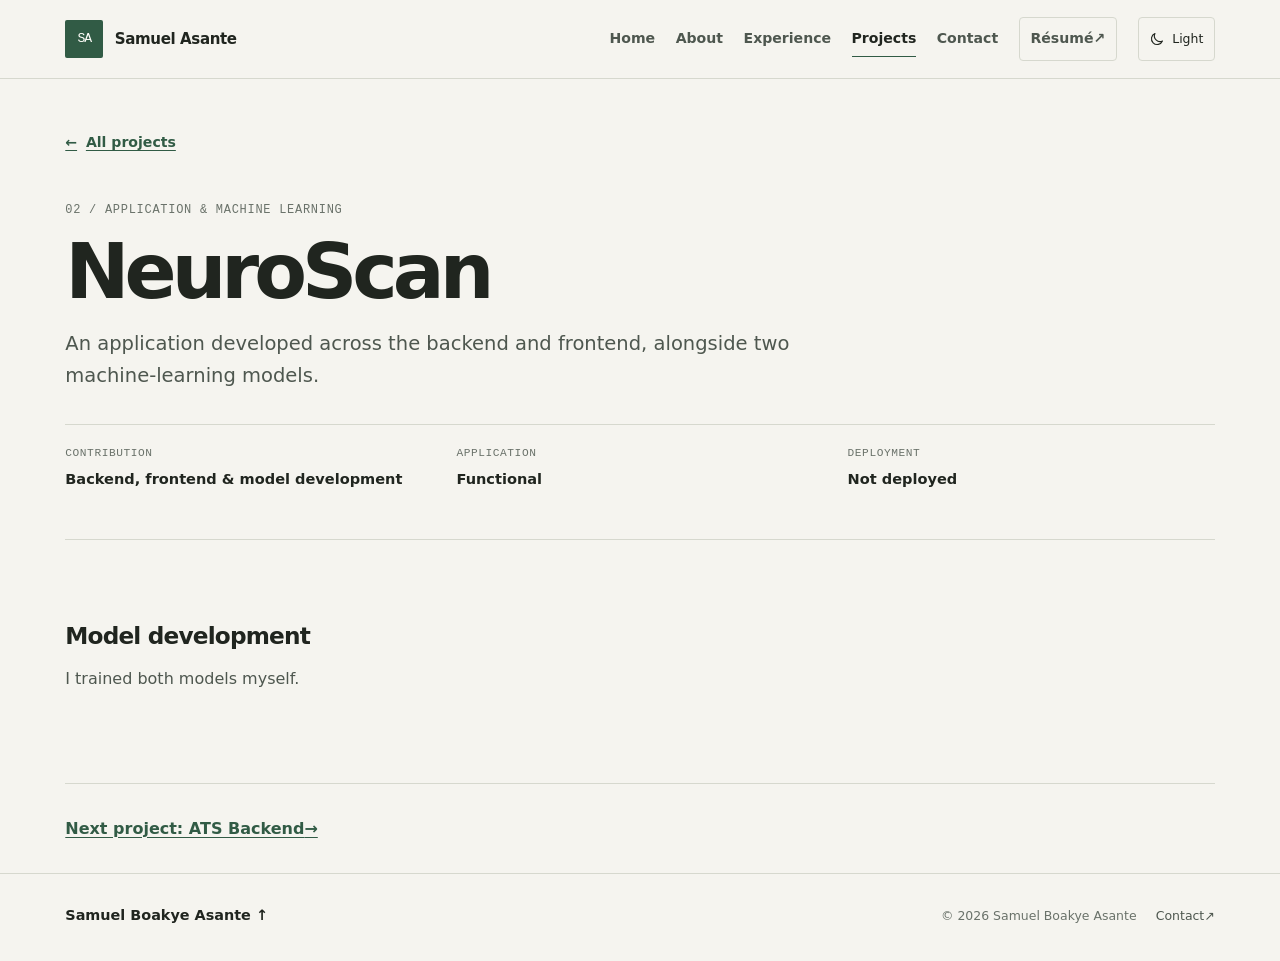
<file: projects/neuroscan.html>
<!doctype html>
<html lang="en" data-theme="light">
<head>
  <meta charset="utf-8"><meta name="viewport" content="width=device-width, initial-scale=1"><meta name="theme-color" content="#f5f4ef">
  <meta name="description" content="NeuroScan is a functional application that has not been deployed. Samuel Boakye Asante contributed backend, frontend, and model development.">
  <meta property="og:type" content="website"><meta property="og:title" content="NeuroScan — Samuel Boakye Asante"><meta property="og:description" content="A functional application developed across backend, frontend, and model work.">
  <title>NeuroScan — Samuel Boakye Asante</title><link rel="icon" href="../assets/icons/favicon.svg" type="image/svg+xml"><link rel="stylesheet" href="../css/styles.css"><script src="../js/theme-init.js"></script><script src="../js/site.js" defer></script>
</head>
<body>
  <a class="skip-link" href="#main">Skip to content</a>
  <header class="site-header"><div class="header-inner container">
    <a class="wordmark" href="../index.html" aria-label="Samuel Boakye Asante, home"><span class="wordmark-mark" aria-hidden="true">SA</span><span class="wordmark-name">Samuel Asante</span></a>
    <button class="menu-toggle" type="button" aria-expanded="false" aria-controls="site-navigation" aria-label="Open navigation"><span class="menu-toggle-lines" aria-hidden="true"></span></button>
    <nav class="site-nav" id="site-navigation" aria-label="Main navigation" data-open="false"><a href="../index.html">Home</a><a href="../about.html">About</a><a href="../experience.html">Experience</a><a href="../projects.html" aria-current="page">Projects</a><a href="../contact.html">Contact</a><a class="nav-resume" href="../assets/documents/Samuel-Boakye-Asante-Resume.pdf" target="_blank" rel="noopener noreferrer">Résumé <span aria-hidden="true">↗</span></a>
      <button class="theme-toggle" type="button" aria-label="Switch to dark theme" aria-pressed="false"><svg class="theme-icon icon-moon" viewBox="0 0 24 24" aria-hidden="true"><path d="M20.2 15.1A8.5 8.5 0 0 1 8.9 3.8 8.6 8.6 0 1 0 20.2 15.1Z"/></svg><svg class="theme-icon icon-sun" viewBox="0 0 24 24" aria-hidden="true"><circle cx="12" cy="12" r="4"/><path d="M12 2v2m0 16v2M4.93 4.93l1.41 1.41m11.32 11.32 1.41 1.41M2 12h2m16 0h2M4.93 19.07l1.41-1.41M17.66 6.34l1.41-1.41"/></svg><span class="theme-toggle-label">Light</span></button>
    </nav>
  </div></header>
  <main id="main">
    <header class="case-header container"><a class="case-back" href="../projects.html"><span aria-hidden="true">←</span> All projects</a><p class="case-kicker">02 / Application &amp; machine learning</p><h1>NeuroScan</h1><p class="case-lede">An application developed across the backend and frontend, alongside two machine-learning models.</p>
      <dl class="case-meta"><div><dt>Contribution</dt><dd>Backend, frontend &amp; model development</dd></div><div><dt>Application</dt><dd>Functional</dd></div><div><dt>Deployment</dt><dd>Not deployed</dd></div></dl>
    </header>
    <div class="case-body case-body-single container"><div class="case-prose"><section aria-labelledby="contribution-title"><h2 id="contribution-title">Model development</h2><p>I trained both models myself.</p></section></div></div>
    <nav class="case-footer container" aria-label="Project navigation"><a href="ats-backend.html">Next project: ATS Backend <span aria-hidden="true">→</span></a></nav>
  </main>
  <footer class="site-footer"><div class="footer-inner container"><a class="footer-name" href="../index.html">Samuel Boakye Asante <span aria-hidden="true">↑</span></a><div class="footer-meta"><span>© <span data-current-year>2026</span> Samuel Boakye Asante</span><a href="../contact.html">Contact <span aria-hidden="true">↗</span></a></div></div></footer>
</body>
</html>
</file>
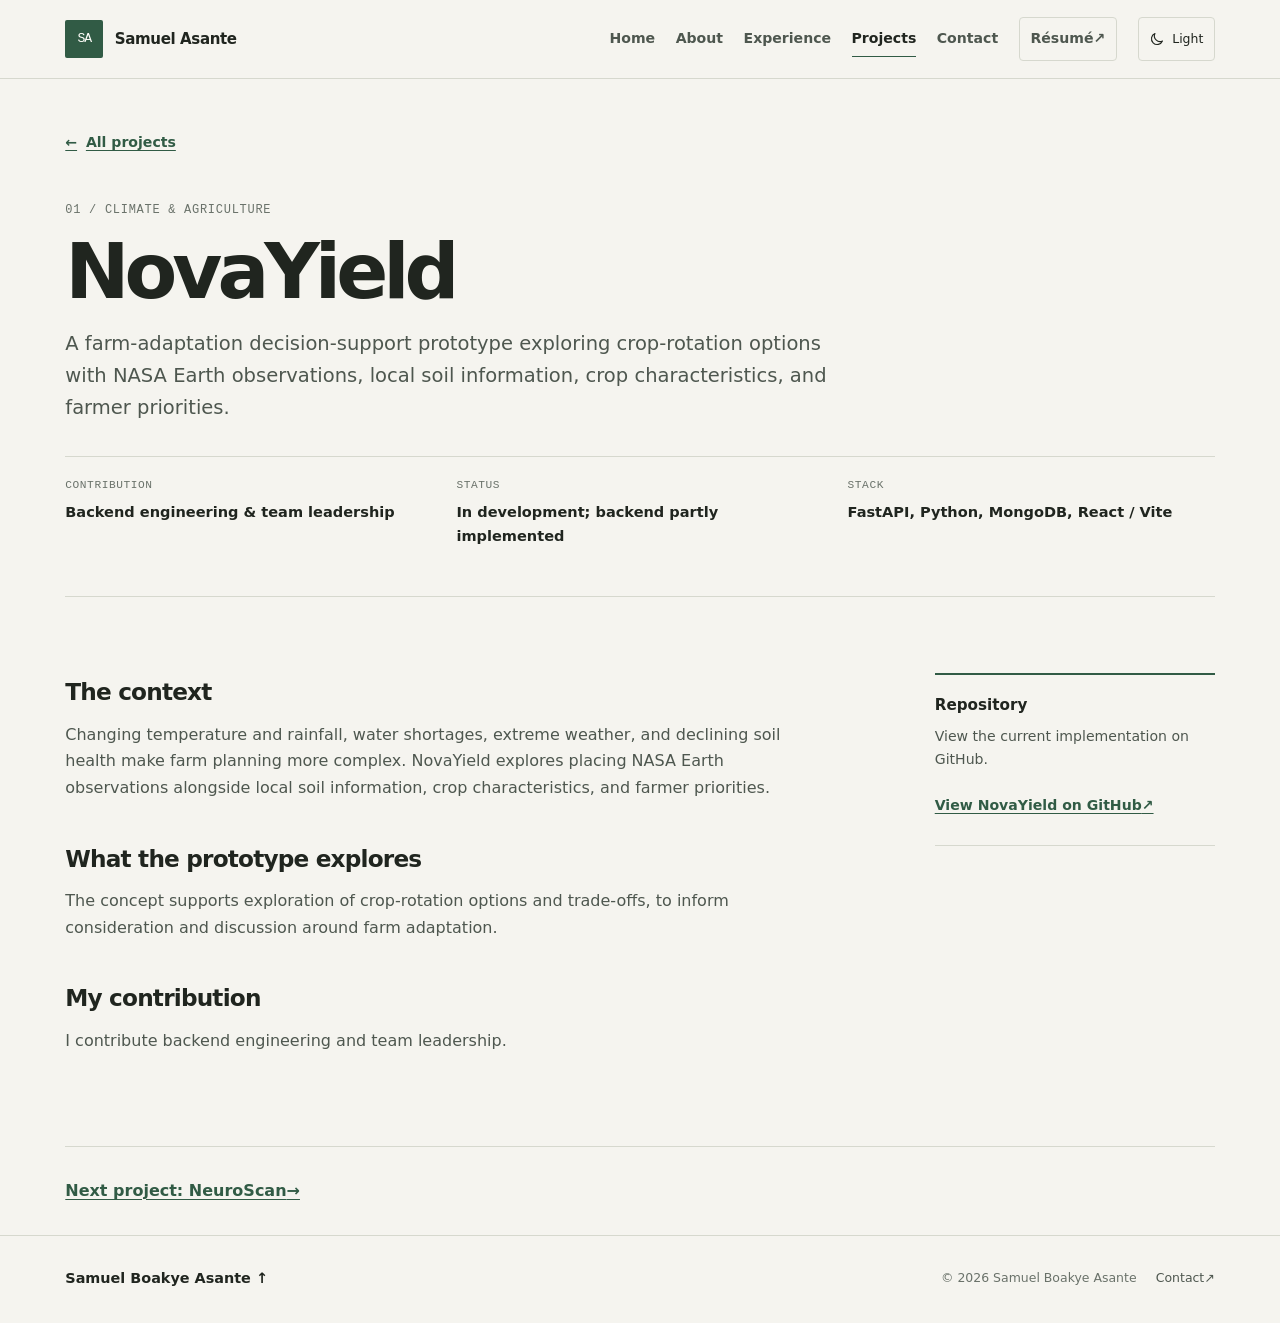
<file: projects/novayield.html>
<!doctype html>
<html lang="en" data-theme="light">
<head>
  <meta charset="utf-8"><meta name="viewport" content="width=device-width, initial-scale=1"><meta name="theme-color" content="#f5f4ef">
  <meta name="description" content="NovaYield is a farm-adaptation decision-support prototype in development, exploring crop-rotation options. Samuel Boakye Asante contributes backend engineering and team leadership.">
  <meta property="og:type" content="website"><meta property="og:title" content="NovaYield — Samuel Boakye Asante"><meta property="og:description" content="A farm-adaptation decision-support prototype in development.">
  <title>NovaYield — Samuel Boakye Asante</title><link rel="icon" href="../assets/icons/favicon.svg" type="image/svg+xml"><link rel="stylesheet" href="../css/styles.css"><script src="../js/theme-init.js"></script><script src="../js/site.js" defer></script>
</head>
<body>
  <a class="skip-link" href="#main">Skip to content</a>
  <header class="site-header"><div class="header-inner container">
    <a class="wordmark" href="../index.html" aria-label="Samuel Boakye Asante, home"><span class="wordmark-mark" aria-hidden="true">SA</span><span class="wordmark-name">Samuel Asante</span></a>
    <button class="menu-toggle" type="button" aria-expanded="false" aria-controls="site-navigation" aria-label="Open navigation"><span class="menu-toggle-lines" aria-hidden="true"></span></button>
    <nav class="site-nav" id="site-navigation" aria-label="Main navigation" data-open="false"><a href="../index.html">Home</a><a href="../about.html">About</a><a href="../experience.html">Experience</a><a href="../projects.html" aria-current="page">Projects</a><a href="../contact.html">Contact</a><a class="nav-resume" href="../assets/documents/Samuel-Boakye-Asante-Resume.pdf" target="_blank" rel="noopener noreferrer">Résumé <span aria-hidden="true">↗</span></a>
      <button class="theme-toggle" type="button" aria-label="Switch to dark theme" aria-pressed="false"><svg class="theme-icon icon-moon" viewBox="0 0 24 24" aria-hidden="true"><path d="M20.2 15.1A8.5 8.5 0 0 1 8.9 3.8 8.6 8.6 0 1 0 20.2 15.1Z"/></svg><svg class="theme-icon icon-sun" viewBox="0 0 24 24" aria-hidden="true"><circle cx="12" cy="12" r="4"/><path d="M12 2v2m0 16v2M4.93 4.93l1.41 1.41m11.32 11.32 1.41 1.41M2 12h2m16 0h2M4.93 19.07l1.41-1.41M17.66 6.34l1.41-1.41"/></svg><span class="theme-toggle-label">Light</span></button>
    </nav>
  </div></header>
  <main id="main">
    <header class="case-header container"><a class="case-back" href="../projects.html"><span aria-hidden="true">←</span> All projects</a><p class="case-kicker">01 / Climate &amp; agriculture</p><h1>NovaYield</h1><p class="case-lede">A farm-adaptation decision-support prototype exploring crop-rotation options with NASA Earth observations, local soil information, crop characteristics, and farmer priorities.</p>
      <dl class="case-meta"><div><dt>Contribution</dt><dd>Backend engineering &amp; team leadership</dd></div><div><dt>Status</dt><dd>In development; backend partly implemented</dd></div><div><dt>Stack</dt><dd>FastAPI, Python, MongoDB, React / Vite</dd></div></dl>
    </header>
    <div class="case-body container"><div class="case-prose">
      <section aria-labelledby="context-title"><h2 id="context-title">The context</h2><p>Changing temperature and rainfall, water shortages, extreme weather, and declining soil health make farm planning more complex. NovaYield explores placing NASA Earth observations alongside local soil information, crop characteristics, and farmer priorities.</p></section>
      <section aria-labelledby="approach-title"><h2 id="approach-title">What the prototype explores</h2><p>The concept supports exploration of crop-rotation options and trade-offs, to inform consideration and discussion around farm adaptation.</p></section>
      <section aria-labelledby="contribution-title"><h2 id="contribution-title">My contribution</h2><p>I contribute backend engineering and team leadership.</p></section>
    </div><aside class="case-aside" aria-label="Project source"><section><h2>Repository</h2><p>View the current implementation on GitHub.</p><p class="case-actions"><a class="inline-link" href="https://github.com/asantesamuel/NovaYield" target="_blank" rel="noopener noreferrer">View NovaYield on GitHub <span aria-hidden="true">↗</span></a></p></section></aside></div>
    <nav class="case-footer container" aria-label="Project navigation"><a href="neuroscan.html">Next project: NeuroScan <span aria-hidden="true">→</span></a></nav>
  </main>
  <footer class="site-footer"><div class="footer-inner container"><a class="footer-name" href="../index.html">Samuel Boakye Asante <span aria-hidden="true">↑</span></a><div class="footer-meta"><span>© <span data-current-year>2026</span> Samuel Boakye Asante</span><a href="../contact.html">Contact <span aria-hidden="true">↗</span></a></div></div></footer>
</body>
</html>
</file>
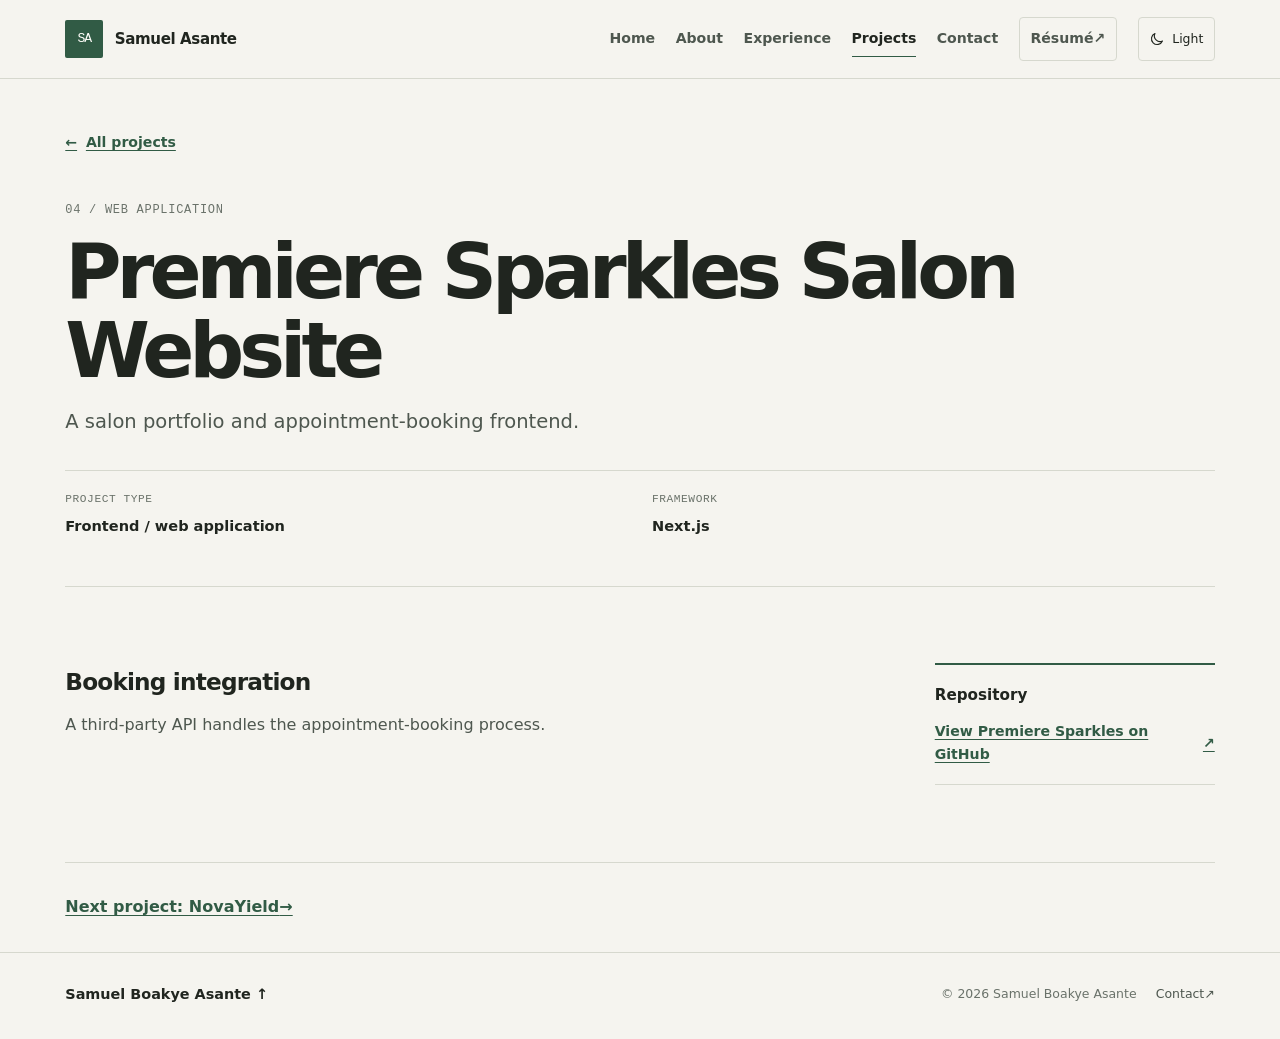
<file: projects/premiere-sparkles.html>
<!doctype html>
<html lang="en" data-theme="light">
<head>
  <meta charset="utf-8"><meta name="viewport" content="width=device-width, initial-scale=1"><meta name="theme-color" content="#f5f4ef">
  <meta name="description" content="A Next.js salon portfolio and appointment-booking frontend for Premiere Sparkles. Booking is handled by a third-party API.">
  <meta property="og:type" content="website"><meta property="og:title" content="Premiere Sparkles Salon Website — Samuel Boakye Asante"><meta property="og:description" content="A salon portfolio and appointment-booking frontend built with Next.js.">
  <title>Premiere Sparkles Salon Website — Samuel Boakye Asante</title><link rel="icon" href="../assets/icons/favicon.svg" type="image/svg+xml"><link rel="stylesheet" href="../css/styles.css"><script src="../js/theme-init.js"></script><script src="../js/site.js" defer></script>
</head>
<body>
  <a class="skip-link" href="#main">Skip to content</a>
  <header class="site-header"><div class="header-inner container">
    <a class="wordmark" href="../index.html" aria-label="Samuel Boakye Asante, home"><span class="wordmark-mark" aria-hidden="true">SA</span><span class="wordmark-name">Samuel Asante</span></a>
    <button class="menu-toggle" type="button" aria-expanded="false" aria-controls="site-navigation" aria-label="Open navigation"><span class="menu-toggle-lines" aria-hidden="true"></span></button>
    <nav class="site-nav" id="site-navigation" aria-label="Main navigation" data-open="false"><a href="../index.html">Home</a><a href="../about.html">About</a><a href="../experience.html">Experience</a><a href="../projects.html" aria-current="page">Projects</a><a href="../contact.html">Contact</a><a class="nav-resume" href="../assets/documents/Samuel-Boakye-Asante-Resume.pdf" target="_blank" rel="noopener noreferrer">Résumé <span aria-hidden="true">↗</span></a>
      <button class="theme-toggle" type="button" aria-label="Switch to dark theme" aria-pressed="false"><svg class="theme-icon icon-moon" viewBox="0 0 24 24" aria-hidden="true"><path d="M20.2 15.1A8.5 8.5 0 0 1 8.9 3.8 8.6 8.6 0 1 0 20.2 15.1Z"/></svg><svg class="theme-icon icon-sun" viewBox="0 0 24 24" aria-hidden="true"><circle cx="12" cy="12" r="4"/><path d="M12 2v2m0 16v2M4.93 4.93l1.41 1.41m11.32 11.32 1.41 1.41M2 12h2m16 0h2M4.93 19.07l1.41-1.41M17.66 6.34l1.41-1.41"/></svg><span class="theme-toggle-label">Light</span></button>
    </nav>
  </div></header>
  <main id="main">
    <header class="case-header container"><a class="case-back" href="../projects.html"><span aria-hidden="true">←</span> All projects</a><p class="case-kicker">04 / Web application</p><h1>Premiere Sparkles Salon Website</h1><p class="case-lede">A salon portfolio and appointment-booking frontend.</p>
      <dl class="case-meta case-meta-two"><div><dt>Project type</dt><dd>Frontend / web application</dd></div><div><dt>Framework</dt><dd>Next.js</dd></div></dl>
    </header>
    <div class="case-body container"><div class="case-prose"><section aria-labelledby="booking-title"><h2 id="booking-title">Booking integration</h2><p>A third-party API handles the appointment-booking process.</p></section></div>
      <aside class="case-aside" aria-label="Project source"><section><h2>Repository</h2><p class="case-actions"><a class="inline-link" href="https://github.com/asantesamuel/premiere-sparkles" target="_blank" rel="noopener noreferrer">View Premiere Sparkles on GitHub <span aria-hidden="true">↗</span></a></p></section></aside>
    </div>
    <nav class="case-footer container" aria-label="Project navigation"><a href="novayield.html">Next project: NovaYield <span aria-hidden="true">→</span></a></nav>
  </main>
  <footer class="site-footer"><div class="footer-inner container"><a class="footer-name" href="../index.html">Samuel Boakye Asante <span aria-hidden="true">↑</span></a><div class="footer-meta"><span>© <span data-current-year>2026</span> Samuel Boakye Asante</span><a href="../contact.html">Contact <span aria-hidden="true">↗</span></a></div></div></footer>
</body>
</html>
</file>
<file: css/styles.css>
/* Editorial portfolio system: warm neutrals, evergreen accents, clear type. */
:root {
  color-scheme: light;
  --page: #f5f4ef;
  --surface: #eeede7;
  --surface-raised: #fbfaf6;
  --surface-tint: #e8ece6;
  --ink: #20251f;
  --ink-soft: #4e574f;
  --muted: #6a726a;
  --line: #d6d8ce;
  --accent: #315b45;
  --accent-hover: #244936;
  --accent-soft: #e5ece5;
  --on-accent: #fffefa;
  --focus: #9a641c;
  --contact-panel: #e8ece6;
  --contact-panel-border: #d3dbd2;
  --contact-panel-ink: #202a22;
  --contact-panel-muted: #4d5a4f;
  --container: 1200px;
  --gutter: clamp(1.25rem, 5.1vw, 4.75rem);
  --space-section: clamp(3.75rem, 7.4vw, 6.75rem);
  --space-content: clamp(2.4rem, 4.5vw, 4rem);
  --radius-small: 4px;
  --radius-medium: 10px;
  --ease: 160ms ease;
  --font-sans: "Aptos", "Segoe UI", system-ui, -apple-system, BlinkMacSystemFont, sans-serif;
  --font-mono: "Cascadia Code", "SFMono-Regular", Consolas, monospace;
}

html[data-theme="dark"] {
  color-scheme: dark;
  --page: #151a16;
  --surface: #1c241e;
  --surface-raised: #202922;
  --surface-tint: #222e25;
  --ink: #edf0e9;
  --ink-soft: #c3cbc1;
  --muted: #9ba59a;
  --line: #374239;
  --accent: #b5d0a2;
  --accent-hover: #d0e2c4;
  --accent-soft: #28372b;
  --on-accent: #1b241d;
  --focus: #f2d487;
  --contact-panel: #202b23;
  --contact-panel-border: #3b4a3d;
  --contact-panel-ink: #f0f3ec;
  --contact-panel-muted: #c1cbbf;
}

*, *::before, *::after { box-sizing: border-box; }
html { background: var(--page); scroll-padding-top: 6rem; }
body {
  margin: 0;
  background: var(--page);
  color: var(--ink);
  font-family: var(--font-sans);
  font-size: 1rem;
  line-height: 1.65;
  text-rendering: optimizeLegibility;
  -webkit-font-smoothing: antialiased;
}
body, button, a { transition: background-color var(--ease), color var(--ease), border-color var(--ease); }
a { color: inherit; }
button, a { -webkit-tap-highlight-color: transparent; }
button { font: inherit; }
svg { display: block; }
::selection { background: var(--accent); color: var(--on-accent); }

.container { width: min(var(--container), 100% - 2 * var(--gutter)); margin-inline: auto; }
.skip-link {
  position: fixed; z-index: 100; top: .75rem; left: .75rem; padding: .7rem 1rem;
  transform: translateY(-160%); background: var(--ink); color: var(--page); border-radius: var(--radius-small);
}
.skip-link:focus { transform: translateY(0); }
:focus-visible { outline: 3px solid var(--focus); outline-offset: 4px; }

.site-header { position: sticky; z-index: 20; top: 0; background: var(--page); border-bottom: 1px solid var(--line); }
.header-inner { min-height: 78px; display: flex; align-items: center; justify-content: space-between; gap: 1.5rem; }
.wordmark { min-height: 44px; display: inline-flex; align-items: center; gap: .72rem; text-decoration: none; flex: 0 0 auto; }
.wordmark-mark {
  display: grid; width: 38px; height: 38px; place-items: center; background: var(--accent); color: var(--on-accent);
  font-family: var(--font-mono); font-size: .82rem; letter-spacing: -.08em; border-radius: 2px;
}
.wordmark-name { font-size: .94rem; font-weight: 660; letter-spacing: -.025em; white-space: nowrap; }
.site-nav { display: flex; align-items: center; gap: clamp(.8rem, 1.6vw, 1.4rem); }
.site-nav > a { min-height: 44px; position: relative; display: inline-flex; align-items: center; padding: .4rem 0; color: var(--ink-soft); font-size: .88rem; font-weight: 560; text-decoration: none; white-space: nowrap; }
.site-nav > a::after { position: absolute; right: 0; bottom: .28rem; left: 0; height: 1px; background: var(--accent); content: ""; transform: scaleX(0); transform-origin: left; transition: transform var(--ease); }
.site-nav > a:hover, .site-nav > a[aria-current="page"] { color: var(--ink); }
.site-nav > a:hover::after, .site-nav > a[aria-current="page"]::after { transform: scaleX(1); }
.site-nav > a[aria-current="page"] { font-weight: 700; }
.nav-resume { min-height: 44px; display: inline-flex; align-items: center; padding: .5rem .68rem !important; border: 1px solid var(--line); border-radius: var(--radius-small); }
.nav-resume::after { display: none; }
.theme-toggle, .menu-toggle {
  min-width: 44px; min-height: 44px; display: inline-flex; align-items: center; justify-content: center; gap: .45rem;
  border: 1px solid var(--line); border-radius: var(--radius-small); background: transparent; color: var(--ink); cursor: pointer;
}
.theme-toggle { padding: .45rem .65rem; font-size: .78rem; }
.theme-toggle:hover, .menu-toggle:hover { background: var(--surface); }
.theme-icon { width: 16px; height: 16px; fill: none; stroke: currentColor; stroke-width: 1.7; stroke-linecap: round; stroke-linejoin: round; }
.icon-sun { display: none; }
html[data-theme="dark"] .icon-moon { display: none; }
html[data-theme="dark"] .icon-sun { display: block; }
.menu-toggle { display: none; width: 44px; padding: 0; }
.menu-toggle-lines, .menu-toggle-lines::before, .menu-toggle-lines::after { width: 18px; height: 1.5px; display: block; background: currentColor; transition: transform var(--ease); }
.menu-toggle-lines { position: relative; }
.menu-toggle-lines::before, .menu-toggle-lines::after { position: absolute; left: 0; content: ""; }
.menu-toggle-lines::before { top: -6px; }
.menu-toggle-lines::after { top: 6px; }
.menu-toggle[aria-expanded="true"] .menu-toggle-lines { background: transparent; }
.menu-toggle[aria-expanded="true"] .menu-toggle-lines::before { top: 0; transform: rotate(45deg); }
.menu-toggle[aria-expanded="true"] .menu-toggle-lines::after { top: 0; transform: rotate(-45deg); }

.eyebrow, .section-index, .page-kicker, .subsection-label, .project-category, .entry-date, .meta-label {
  color: var(--muted); font-family: var(--font-mono); font-size: .75rem; font-weight: 560; letter-spacing: .07em; line-height: 1.45; text-transform: uppercase;
}
.eyebrow { display: flex; align-items: center; gap: .65rem; margin: 0 0 1.4rem; }
.eyebrow-rule { width: 26px; height: 1px; background: var(--accent); }
.page-intro { padding-block: clamp(3rem, 6vw, 5.1rem) clamp(2.6rem, 5vw, 4rem); border-bottom: 1px solid var(--line); }
.page-kicker { margin: 0 0 1.1rem; }
.page-intro h1, .hero h1, .case-header h1 {
  max-width: 950px; margin: 0; font-size: clamp(2.6rem, 6.1vw, 5.1rem); font-weight: 580; letter-spacing: -.065em; line-height: 1.02;
}
.page-intro h1 { font-size: clamp(2.55rem, 5.1vw, 4.35rem); }
.page-intro .intro-copy { max-width: 720px; margin: 1.15rem 0 0; color: var(--ink-soft); font-size: clamp(1.05rem, 1.7vw, 1.2rem); line-height: 1.65; }
.page-content { padding-block: var(--space-section); }
.section-heading { display: flex; align-items: baseline; justify-content: space-between; gap: 2rem; margin-bottom: 1.5rem; }
.section-heading h2, .content-heading { margin: 0; font-size: clamp(1.7rem, 3.5vw, 2.55rem); font-weight: 570; letter-spacing: -.045em; line-height: 1.13; }
.section-heading p:not(.section-index) { max-width: 560px; margin: .7rem 0 0; color: var(--ink-soft); }
.section-index { flex: 0 0 auto; margin: 0; }
.lead-copy { max-width: 760px; color: var(--ink-soft); font-size: clamp(1.06rem, 1.8vw, 1.25rem); line-height: 1.72; }
.lead-copy:first-child { margin-top: 0; }
.text-link, .inline-link { color: var(--accent); font-weight: 650; text-decoration-thickness: 1px; text-underline-offset: .2em; }
.text-link:hover, .inline-link:hover { color: var(--accent-hover); text-decoration-thickness: 2px; }
.button {
  min-height: 48px; display: inline-flex; align-items: center; justify-content: center; gap: .75rem; padding: .72rem 1rem;
  border: 1px solid transparent; border-radius: var(--radius-small); font-size: .9rem; font-weight: 650; line-height: 1.2; text-decoration: none;
}
.button-primary { background: var(--accent); color: var(--on-accent); }
.button-primary:hover { background: var(--accent-hover); }
.button-secondary { border-color: var(--line); background: transparent; color: var(--ink); }
.button-secondary:hover { background: var(--surface); }
.button-arrow { font-size: 1.08rem; }

/* Home: identity first, then two quiet routes into the deeper pages. */
.hero { padding-block: clamp(4.5rem, 9vw, 7.5rem) clamp(4rem, 7vw, 6rem); }
.hero-main { max-width: 1020px; }
.hero h1 { max-width: 960px; font-size: clamp(3rem, 6vw, 5rem); }
.hero h1 span { display: block; }
.hero .hero-accent { color: var(--accent); }
.hero-intro { max-width: 680px; margin: 1.45rem 0 0; color: var(--ink-soft); font-size: clamp(1.08rem, 1.8vw, 1.23rem); line-height: 1.7; }
.hero-actions { display: flex; align-items: center; flex-wrap: wrap; gap: .9rem 1rem; margin-top: 1.65rem; }
.hero-socials { display: flex; gap: 1.25rem; margin-top: 1.15rem; font-size: .88rem; }
.hero-socials a { min-height: 44px; display: inline-flex; align-items: center; }
.home-work { padding-block: var(--space-section); background: var(--surface); border-block: 1px solid var(--line); }
.home-project-list { border-top: 1px solid var(--line); }
.home-project { display: grid; grid-template-columns: 58px minmax(0, 1fr) minmax(170px, .45fr) 24px; align-items: center; gap: 1.2rem; padding: 1.2rem 0; border-bottom: 1px solid var(--line); text-decoration: none; }
.home-project:hover h3 { color: var(--accent); }
.home-project-number { color: var(--muted); font-family: var(--font-mono); font-size: .76rem; }
.home-project h3 { margin: 0; font-size: 1.14rem; font-weight: 640; letter-spacing: -.025em; transition: color var(--ease); }
.home-project-description { margin: .28rem 0 0; color: var(--ink-soft); font-size: .91rem; line-height: 1.55; }
.home-project-status { justify-self: end; color: var(--muted); font-size: .82rem; text-align: right; }
.home-project-arrow { color: var(--accent); font-size: 1.1rem; }
.home-experience { display: grid; grid-template-columns: minmax(220px, .65fr) minmax(0, 1.35fr); gap: clamp(2rem, 6vw, 5.5rem); align-items: start; padding-block: var(--space-section); }
.home-experience-copy h2 { max-width: 350px; margin: 0; font-size: clamp(1.75rem, 3vw, 2.5rem); font-weight: 560; letter-spacing: -.045em; line-height: 1.15; }
.home-experience-copy p { max-width: 430px; margin: .8rem 0 1.1rem; color: var(--ink-soft); }
.home-experience-note { align-self: center; max-width: 600px; padding: .2rem 0 .2rem 1.4rem; border-left: 2px solid var(--accent); color: var(--ink-soft); font-size: 1.05rem; }

/* About: education, leadership, and skills are open editorial groups. */
.about-index { display: flex; flex-wrap: wrap; gap: .65rem 1.2rem; padding-bottom: 1.2rem; border-bottom: 1px solid var(--line); }
.about-index a { min-height: 44px; display: inline-flex; align-items: center; color: var(--muted); font-size: .86rem; font-weight: 560; text-decoration: none; }
.about-index a:hover { color: var(--accent); text-decoration: underline; text-underline-offset: .2em; }
.about-section { display: grid; grid-template-columns: minmax(155px, .4fr) minmax(0, 1.6fr); gap: clamp(1.5rem, 5vw, 4.5rem); padding-block: var(--space-content); border-bottom: 1px solid var(--line); scroll-margin-top: 6rem; }
.about-section-label { margin: .25rem 0 0; color: var(--muted); font-family: var(--font-mono); font-size: .74rem; font-weight: 560; letter-spacing: .07em; text-transform: uppercase; }
.about-section-content { max-width: 790px; }
.about-section-content h2 { margin: 0 0 .75rem; font-size: clamp(1.45rem, 2.6vw, 1.95rem); font-weight: 600; letter-spacing: -.04em; line-height: 1.2; }
.about-section-content p { margin: 0 0 .85rem; color: var(--ink-soft); }
.about-section-content p:last-child { margin-bottom: 0; }
.about-row-list { border-top: 1px solid var(--line); }
.about-row { display: grid; grid-template-columns: minmax(150px, .44fr) minmax(0, 1.56fr); gap: 1.25rem; padding: 1rem 0; border-bottom: 1px solid var(--line); }
.about-row-label { margin: 0; color: var(--muted); font-family: var(--font-mono); font-size: .74rem; letter-spacing: .04em; text-transform: uppercase; }
.about-row-main { margin: 0; color: var(--ink); font-weight: 610; }
.about-row-detail { margin: .16rem 0 0; color: var(--ink-soft); font-size: .9rem; }
.about-skill-list { border-top: 1px solid var(--line); }
.about-skill-row { display: grid; grid-template-columns: minmax(155px, .44fr) minmax(0, 1.56fr); gap: 1.25rem; padding: .95rem 0; border-bottom: 1px solid var(--line); }
.about-skill-row h3 { margin: 0; font-size: .93rem; font-weight: 650; }
.about-skill-row p { margin: 0; color: var(--ink-soft); font-size: .94rem; }
.about-skills-note { margin: .85rem 0 0; color: var(--muted); font-size: .84rem; }

/* Experience: open timeline rows keep dates, roles, evidence, and tools distinct. */
.experience-list { border-top: 1px solid var(--line); }
.experience-entry { display: grid; grid-template-columns: minmax(165px, .38fr) minmax(0, 1fr); gap: clamp(1.5rem, 4vw, 4rem); padding: 2rem 0 2.15rem; border-bottom: 1px solid var(--line); }
.experience-date { margin: 0 0 .45rem; color: var(--muted); font-family: var(--font-mono); font-size: .77rem; line-height: 1.5; text-transform: uppercase; }
.experience-location { margin: 0; color: var(--muted); font-size: .9rem; }
.experience-main h2 { margin: 0; font-size: clamp(1.45rem, 2.5vw, 1.9rem); font-weight: 610; letter-spacing: -.035em; line-height: 1.2; }
.experience-org { margin: .3rem 0 .8rem; color: var(--accent); font-weight: 650; }
.experience-main > p:not(.experience-org):not(.experience-tools) { max-width: 790px; margin: 0; color: var(--ink-soft); }
.experience-main ul { display: grid; gap: .48rem; max-width: 790px; margin: .85rem 0 0; padding-left: 1.2rem; color: var(--ink-soft); }
.experience-main li { padding-left: .15rem; }
.experience-tools { margin: .9rem 0 0; color: var(--muted); font-size: .84rem; }
.experience-tools strong { margin-right: .35rem; color: var(--ink); font-size: .74rem; font-family: var(--font-mono); letter-spacing: .04em; text-transform: uppercase; }

/* Projects: the rows are project units, without a box around every one. */
.projects-grid { display: grid; grid-template-columns: 1fr; border-top: 1px solid var(--line); }
.project-card {
  display: grid; grid-template-columns: 62px minmax(0, 1fr) minmax(210px, .42fr); gap: 1.1rem 1.8rem;
  padding: 1.65rem 0 1.8rem; border-bottom: 1px solid var(--line); background: transparent;
}
.project-card:hover { border-color: var(--accent); }
.project-card-top { grid-column: 1; grid-row: 1 / span 5; display: flex; flex-direction: column; align-items: flex-start; gap: .55rem; }
.project-number { color: var(--muted); font-family: var(--font-mono); font-size: .78rem; }
.project-category { max-width: 82px; font-size: .64rem; line-height: 1.55; }
.project-card h2 { grid-column: 2; grid-row: 1; margin: -.15rem 0 0; font-size: clamp(1.35rem, 2.2vw, 1.75rem); font-weight: 625; letter-spacing: -.04em; line-height: 1.15; }
.project-card h2 a { text-decoration: none; }
.project-card h2 a:hover { color: var(--accent); }
.project-description { grid-column: 2; grid-row: 2; max-width: 640px; margin: 0; color: var(--ink-soft); font-size: .96rem; }
.project-role { grid-column: 2; grid-row: 3; margin: 0; color: var(--ink-soft); font-size: .86rem; }
.project-role strong { color: var(--ink); font-weight: 650; }
.project-tools { grid-column: 2; grid-row: 4; margin: 0; color: var(--muted); font-size: .79rem; line-height: 1.5; }
.project-card-bottom { grid-column: 3; grid-row: 1 / span 5; display: flex; flex-direction: column; align-items: flex-end; justify-content: flex-start; gap: 1rem; text-align: right; }
.project-status { display: flex; align-items: center; justify-content: flex-end; gap: .48rem; max-width: 245px; margin: 0 0 auto; color: var(--muted); font-size: .8rem; line-height: 1.45; }
.status-mark { flex: 0 0 7px; width: 7px; height: 7px; border-radius: 50%; background: var(--accent); }
.project-links { display: flex; flex-wrap: wrap; justify-content: flex-end; gap: .8rem; margin-top: auto; font-size: .82rem; }
.project-links a { min-height: 44px; display: inline-flex; align-items: center; }

/* Contact is the one intentional panel: it groups the details for quick use. */
.contact-layout { display: grid; grid-template-columns: minmax(0, .9fr) minmax(350px, 1.1fr); gap: clamp(2rem, 6vw, 5.5rem); align-items: start; }
.contact-primary h2 { margin: 0 0 .75rem; font-size: clamp(1.35rem, 2.4vw, 1.75rem); font-weight: 610; letter-spacing: -.035em; }
.contact-primary p { max-width: 440px; margin: 0 0 1rem; color: var(--ink-soft); }
.contact-email { display: inline-block; margin-bottom: 1.15rem; color: var(--accent); font-size: clamp(1.2rem, 2.4vw, 1.65rem); font-weight: 650; letter-spacing: -.025em; overflow-wrap: anywhere; text-underline-offset: .2em; }
.contact-panel { padding: clamp(1.25rem, 3vw, 2rem); border: 1px solid var(--contact-panel-border); background: var(--contact-panel); color: var(--contact-panel-ink); }
.contact-panel-heading { display: flex; align-items: baseline; justify-content: space-between; gap: 1rem; margin-bottom: .5rem; padding-bottom: 1rem; border-bottom: 1px solid var(--contact-panel-border); }
.contact-panel-heading h2 { margin: 0; font-size: 1.1rem; font-weight: 640; letter-spacing: -.02em; }
.contact-panel-heading span { color: var(--contact-panel-muted); font-family: var(--font-mono); font-size: .7rem; letter-spacing: .06em; text-transform: uppercase; }
.contact-list { margin: 0; }
.contact-row { display: grid; grid-template-columns: 108px minmax(0, 1fr); gap: .75rem; padding: .9rem 0; border-bottom: 1px solid var(--contact-panel-border); }
.contact-row dt { color: var(--contact-panel-muted); font-family: var(--font-mono); font-size: .72rem; letter-spacing: .045em; text-transform: uppercase; }
.contact-row dd { min-width: 0; margin: 0; overflow-wrap: anywhere; font-weight: 560; }
.contact-row a { color: var(--contact-panel-ink); text-decoration-color: var(--contact-panel-muted); text-underline-offset: .2em; }
.contact-row a:hover { color: var(--accent); text-decoration-color: currentColor; }
.contact-actions { display: flex; flex-wrap: wrap; gap: .7rem; margin-top: 1.2rem; }
.contact-actions .button-secondary { border-color: var(--contact-panel-border); color: var(--contact-panel-ink); }
.contact-actions .button-secondary:hover { background: var(--surface); }

/* Project detail pages retain richer context without repeating boxed cards. */
.case-header { padding-block: 2.6rem 3rem; border-bottom: 1px solid var(--line); }
.case-back { min-height: 44px; display: inline-flex; align-items: center; gap: .55rem; margin-bottom: 2.25rem; color: var(--accent); font-size: .88rem; font-weight: 620; text-decoration-thickness: 1px; text-underline-offset: .2em; }
.case-kicker { margin: 0 0 .8rem; color: var(--muted); font-family: var(--font-mono); font-size: .75rem; letter-spacing: .06em; text-transform: uppercase; }
.case-header h1 { font-size: clamp(2.7rem, 6vw, 4.8rem); }
.case-lede { max-width: 770px; margin: 1rem 0 0; color: var(--ink-soft); font-size: clamp(1.05rem, 1.8vw, 1.22rem); }
.case-meta { display: grid; grid-template-columns: repeat(3, minmax(0, 1fr)); gap: 1.5rem; margin: 2rem 0 0; padding-top: 1.2rem; border-top: 1px solid var(--line); }
.case-meta-two { grid-template-columns: repeat(2, minmax(0, 1fr)); }
.case-meta div { min-width: 0; }
.case-meta dt { margin-bottom: .3rem; color: var(--muted); font-family: var(--font-mono); font-size: .7rem; letter-spacing: .05em; text-transform: uppercase; }
.case-meta dd { margin: 0; color: var(--ink); font-size: .91rem; font-weight: 590; }
.case-body { display: grid; grid-template-columns: minmax(0, 1fr) 280px; gap: clamp(2.5rem, 8vw, 7rem); padding-block: clamp(3rem, 6vw, 5rem); }
.case-body-single { grid-template-columns: minmax(0, 760px); }
.case-prose { max-width: 740px; }
.case-prose section + section { margin-top: 2.4rem; }
.case-prose h2 { margin: 0 0 .65rem; font-size: 1.45rem; font-weight: 620; letter-spacing: -.035em; }
.case-prose p { margin: 0 0 .9rem; color: var(--ink-soft); }
.case-aside { align-self: start; border-top: 2px solid var(--accent); }
.case-aside section { padding: 1.1rem 0; border-bottom: 1px solid var(--line); }
.case-aside h2 { margin: 0 0 .45rem; font-size: .95rem; font-weight: 650; }
.case-aside p { margin: 0; color: var(--ink-soft); font-size: .88rem; }
.case-aside .case-actions { margin-top: .75rem; }
.case-aside .inline-link { min-height: 44px; display: inline-flex; align-items: center; }
.case-footer { display: flex; justify-content: space-between; gap: 1rem; padding-block: 1.4rem; border-top: 1px solid var(--line); }
.case-footer a { min-height: 44px; display: inline-flex; align-items: center; color: var(--accent); font-weight: 630; text-decoration-thickness: 1px; text-underline-offset: .2em; }

.site-footer { margin-top: auto; border-top: 1px solid var(--line); }
.footer-inner { display: flex; align-items: center; justify-content: space-between; gap: 1rem; padding-block: 1.25rem 1.4rem; }
.footer-name { font-size: .9rem; font-weight: 650; text-decoration: none; }
.footer-meta { display: flex; align-items: center; gap: 1.2rem; color: var(--muted); font-size: .78rem; }
.footer-meta a { min-height: 44px; display: inline-flex; align-items: center; color: var(--ink-soft); text-decoration: none; }
.footer-meta a:hover { color: var(--accent); text-decoration: underline; }

@media (max-width: 960px) {
  .header-inner { min-height: 72px; }
  .menu-toggle { display: inline-flex; order: 3; }
  .site-nav {
    position: absolute; top: 100%; right: 0; left: 0; display: none; align-items: stretch; gap: 0;
    padding: .5rem var(--gutter) 1rem; border-bottom: 1px solid var(--line); background: var(--page);
  }
  .site-nav[data-open="true"] { display: flex; flex-direction: column; }
  .site-nav > a { padding: .78rem 0; border-bottom: 1px solid var(--line); }
  .site-nav > a::after { display: none; }
  .site-nav > a[aria-current="page"] { color: var(--accent); }
  .nav-resume { align-self: flex-start; margin-top: .65rem; padding: .5rem .68rem !important; border: 1px solid var(--line) !important; }
  .theme-toggle { align-self: flex-start; margin-top: .65rem; }
}
@media (max-width: 760px) {
  :root { --gutter: 1.3rem; --space-section: 3.8rem; --space-content: 2.5rem; }
  .hero { padding-block: 4rem 3.8rem; }
  .home-project { grid-template-columns: 34px minmax(0, 1fr) 24px; gap: .65rem; }
  .home-project-status { grid-column: 2; grid-row: 2; justify-self: start; text-align: left; }
  .home-project-arrow { grid-column: 3; grid-row: 1 / span 2; }
  .home-experience { grid-template-columns: 1fr; gap: 1.4rem; }
  .about-section { grid-template-columns: 1fr; gap: .8rem; }
  .experience-entry { grid-template-columns: 1fr; gap: .8rem; padding-block: 1.6rem; }
  .experience-date { margin-bottom: .2rem; }
  .project-card { grid-template-columns: 1fr; gap: .65rem; padding-block: 1.45rem; }
  .project-card-top, .project-card h2, .project-description, .project-role, .project-tools, .project-card-bottom { grid-column: 1; grid-row: auto; }
  .project-card-top { flex-direction: row; align-items: center; justify-content: space-between; gap: .7rem; }
  .project-category { max-width: none; text-align: right; }
  .project-card-bottom { align-items: flex-start; flex-direction: row; text-align: left; padding-top: .4rem; }
  .project-status { justify-content: flex-start; text-align: left; }
  .project-links { justify-content: flex-start; }
  .contact-layout { grid-template-columns: 1fr; gap: 2rem; }
  .case-body { grid-template-columns: 1fr; gap: 2rem; }
  .case-aside { max-width: none; }
  .case-meta { gap: .9rem 1rem; }
  .section-heading { display: block; }
  .section-index { margin-bottom: .8rem; }
}
@media (max-width: 480px) {
  :root { --gutter: 1rem; }
  .wordmark-name { font-size: .87rem; }
  .wordmark-mark { width: 35px; height: 35px; }
  .hero h1, .page-intro h1 { font-size: clamp(2.35rem, 11vw, 3.35rem); }
  .page-intro { padding-top: 2.6rem; }
  .hero { padding-block: 3.2rem; }
  .hero-actions { align-items: stretch; }
  .hero-actions .button { width: 100%; }
  .hero-actions .text-link { padding-block: .45rem; }
  .experience-entry { gap: .65rem; }
  .about-row, .about-skill-row { grid-template-columns: 1fr; gap: .28rem; }
  .project-card-bottom { align-items: flex-start; flex-direction: column; }
  .contact-row { grid-template-columns: 82px minmax(0, 1fr); }
  .contact-panel-heading { align-items: flex-start; flex-direction: column; gap: .25rem; }
  .case-meta { grid-template-columns: 1fr; }
  .case-footer { align-items: flex-start; flex-direction: column; }
  .footer-inner { align-items: flex-start; flex-direction: column; }
  .footer-meta { flex-wrap: wrap; justify-content: space-between; width: 100%; }
}
@media (prefers-reduced-motion: reduce) {
  *, *::before, *::after { scroll-behavior: auto !important; transition-duration: .01ms !important; animation-duration: .01ms !important; animation-iteration-count: 1 !important; }
}
</file>
